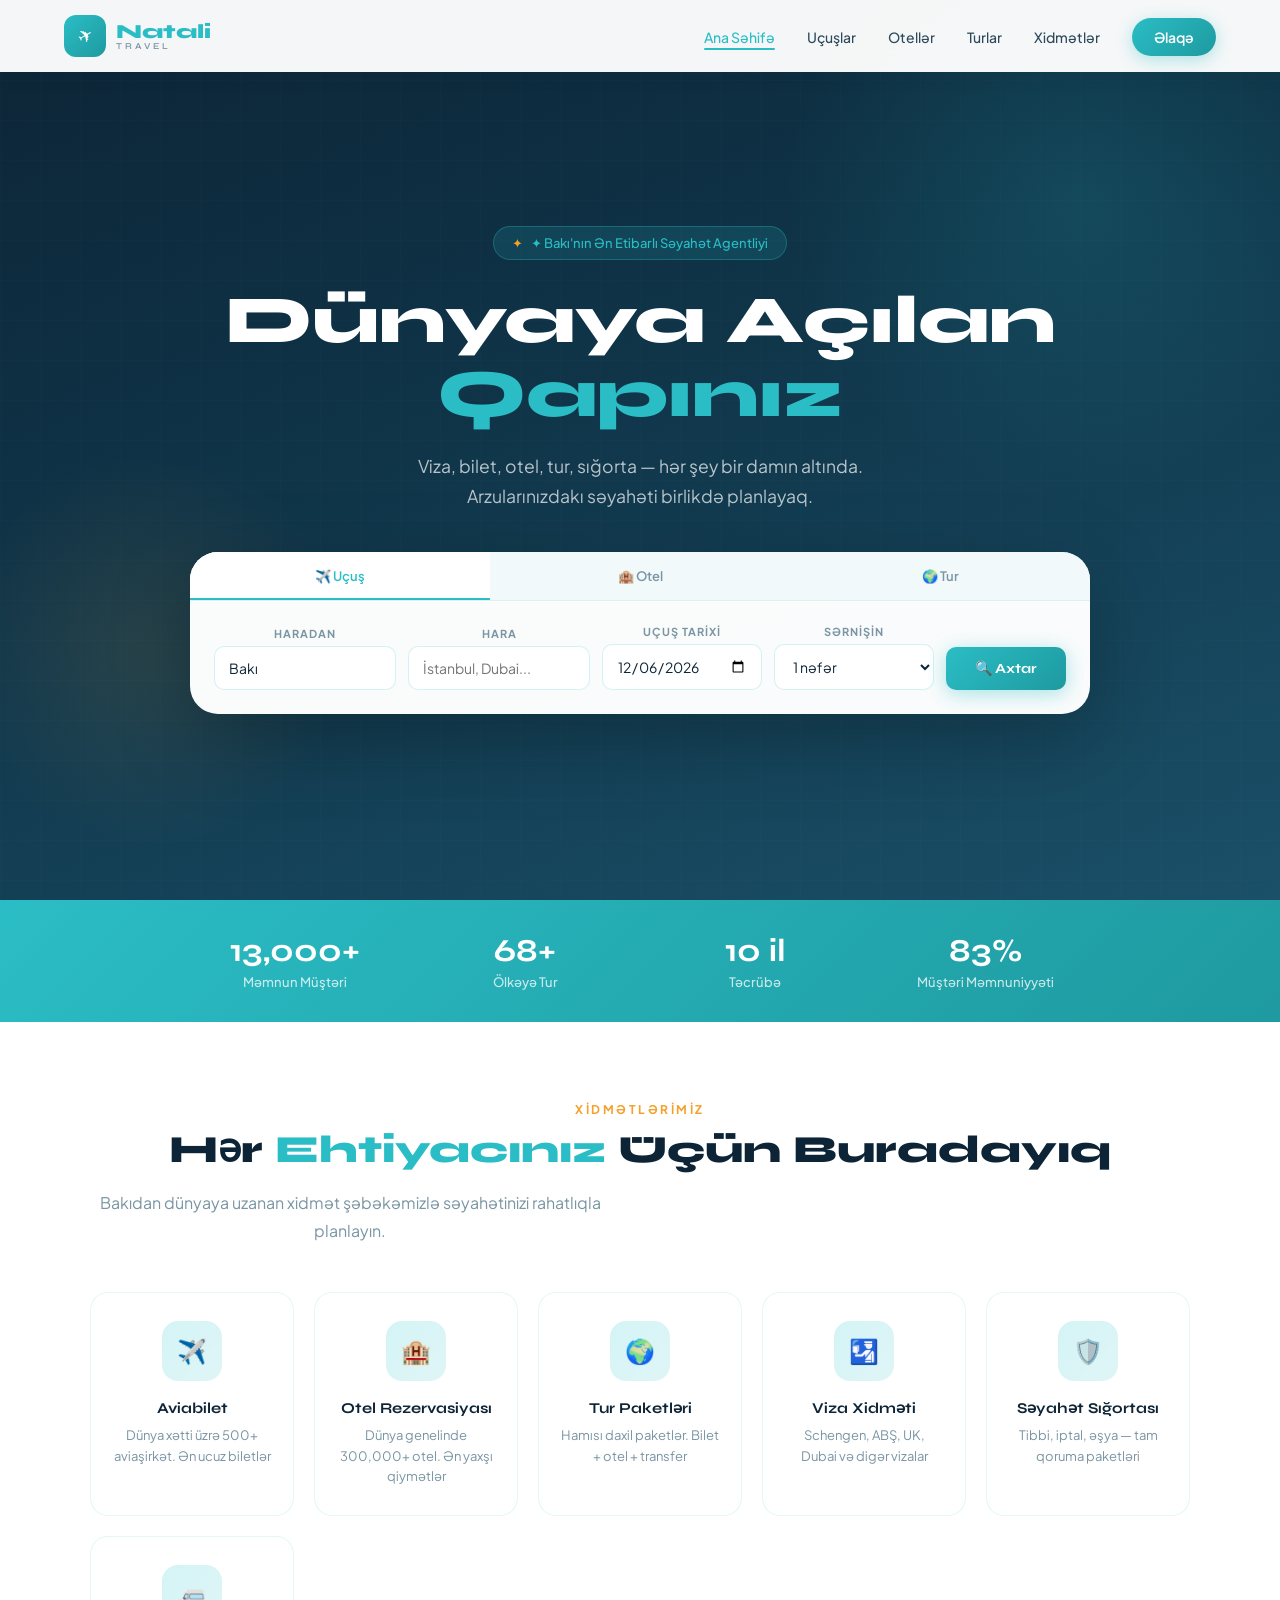
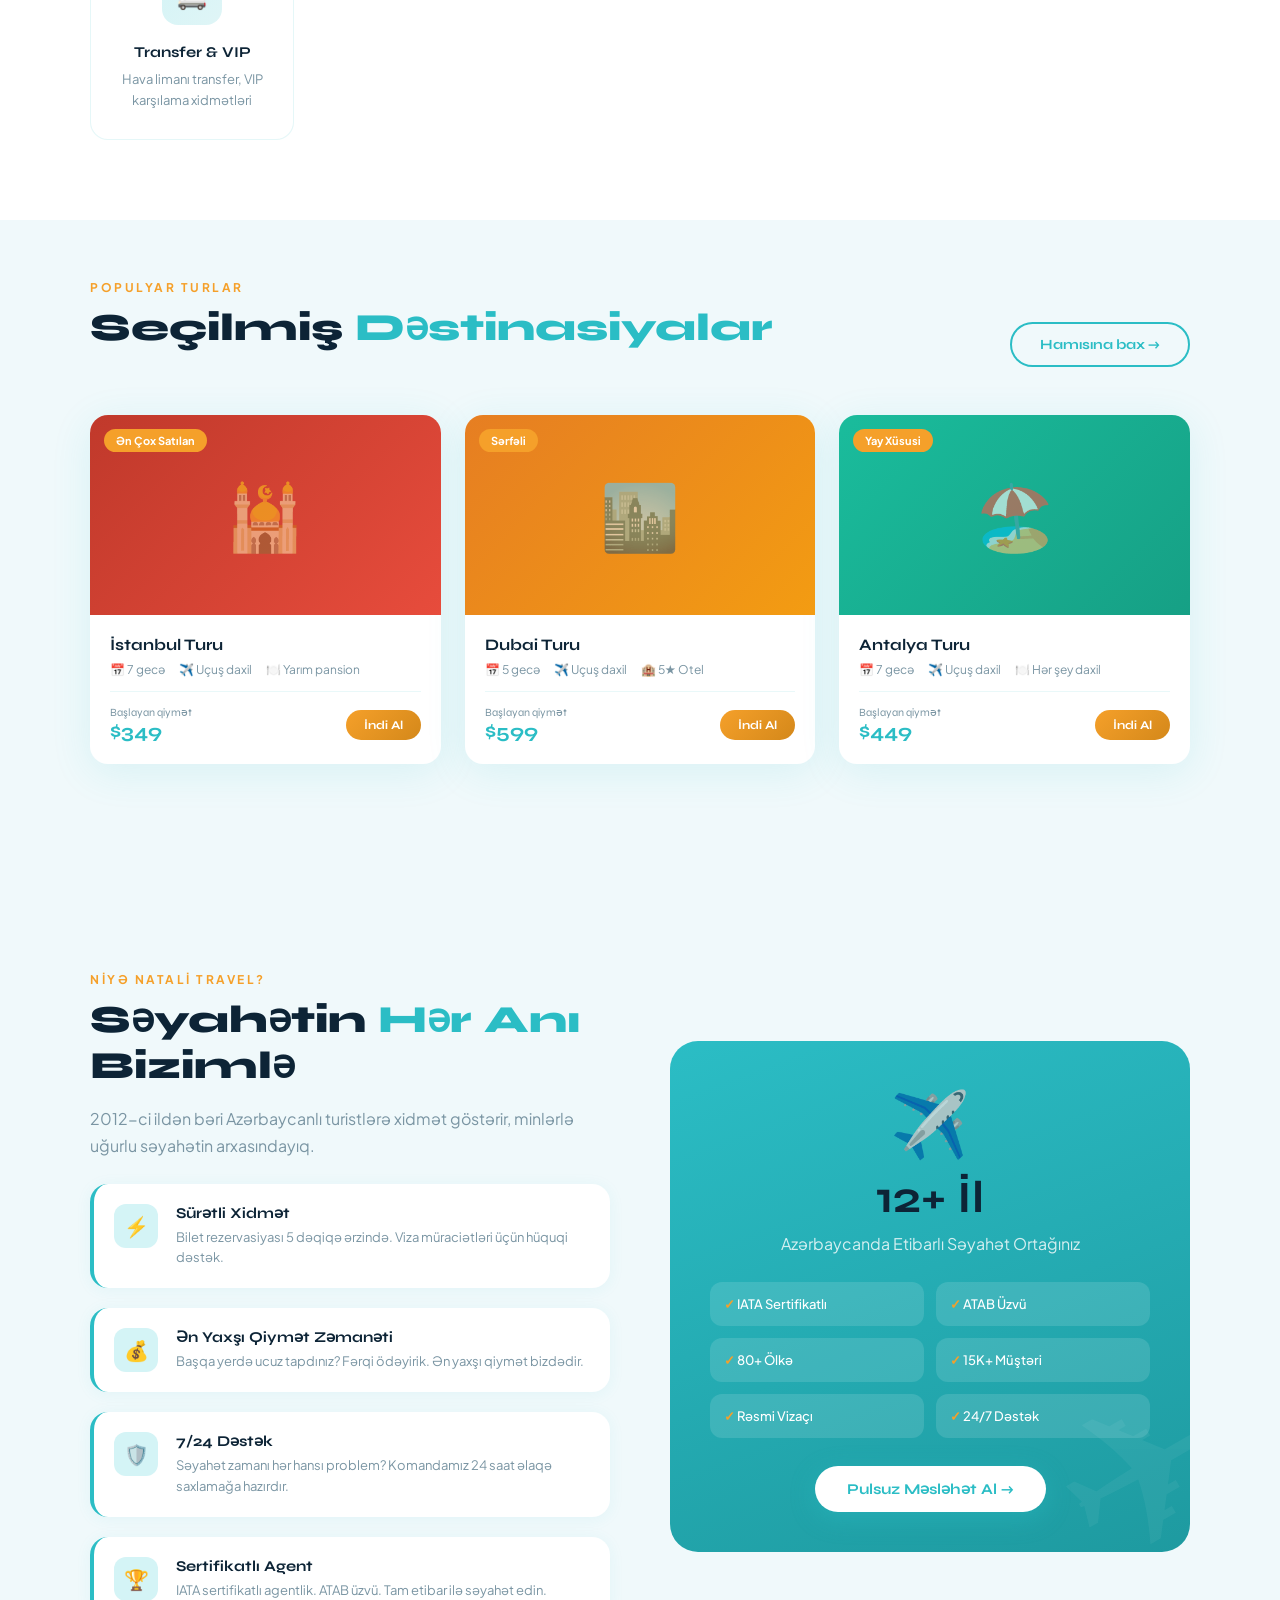
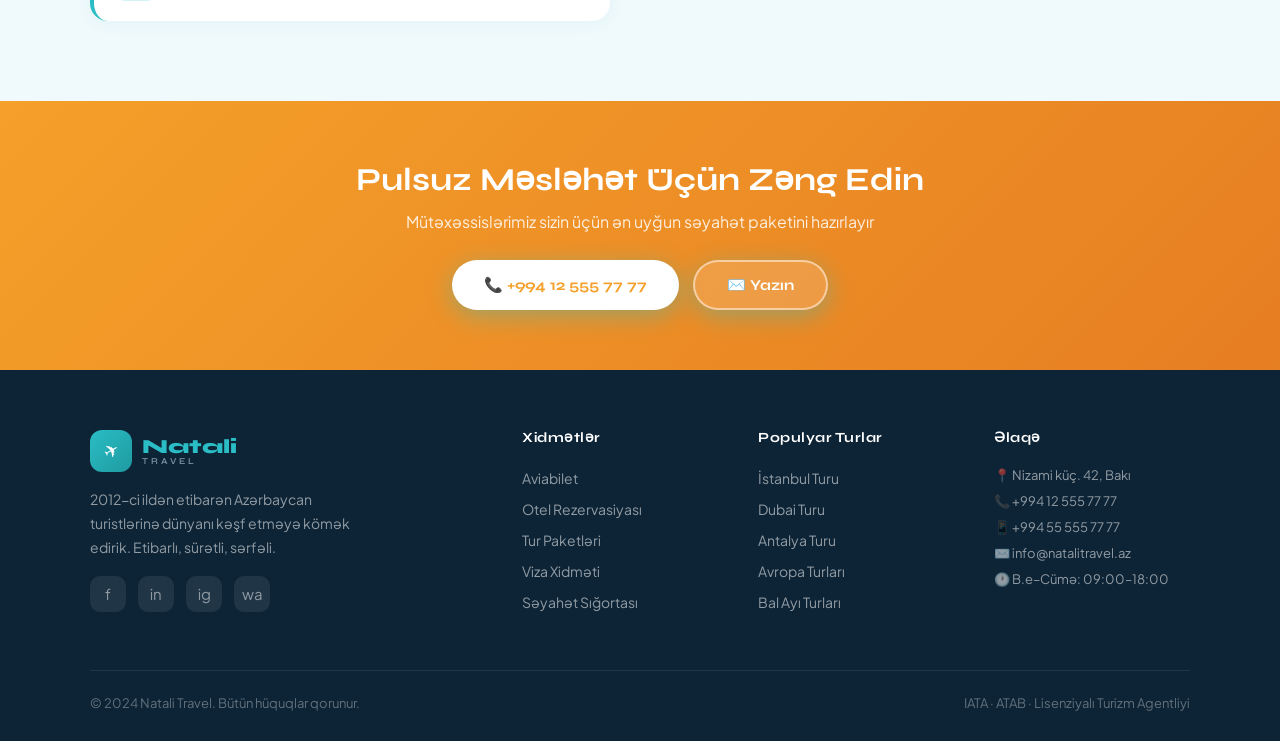
<file: index.html>
<!DOCTYPE html>
<html lang="az">
<head>
  <meta charset="UTF-8">
  <meta name="viewport" content="width=device-width, initial-scale=1.0">
  <title>Natali Travel — Dünyaya Açılan Qapınız</title>
  <link rel="stylesheet" href="css/style.css">
  <link rel="icon" href="data:image/svg+xml,<svg xmlns='http://www.w3.org/2000/svg' viewBox='0 0 100 100'><text y='.9em' font-size='90'>✈</text></svg>">
</head>
<body>

<!-- NAVBAR -->
<nav class="navbar" id="navbar">
  <a href="index.html" class="logo">
    <div class="logo-icon"></div>
    <div class="logo-text">
      <span>Natali</span>
      <span>TRAVEL</span>
    </div>
  </a>

  <ul class="nav-links">
    <li><a href="index.html" class="active">Ana Səhifə</a></li>
    <li><a href="flights.html">Uçuşlar</a></li>
    <li><a href="hotels.html">Otellər</a></li>
    <li><a href="tours.html">Turlar</a></li>
    <li><a href="services.html">Xidmətlər</a></li>
    <li><a href="contact.html" class="nav-cta">Əlaqə</a></li>
  </ul>

  <button class="nav-hamburger" aria-label="Menyu">
    <span></span><span></span><span></span>
  </button>
</nav>

<div class="mobile-nav">
  <a href="index.html">Ana Səhifə</a>
  <a href="flights.html">Uçuşlar</a>
  <a href="hotels.html">Otellər</a>
  <a href="tours.html">Turlar</a>
  <a href="services.html">Xidmətlər</a>
  <a href="contact.html">Əlaqə</a>
</div>

<!-- HERO -->
<section class="hero">
  <div class="hero-bg-circles"></div>
  <div class="hero-grid-pattern"></div>

  <div class="hero-content">
    <div class="hero-badge">✦ Bakı'nın Ən Etibarlı Səyahət Agentliyi</div>
    <h1>Dünyaya Açılan <span>Qapınız</span></h1>
    <p>Viza, bilet, otel, tur, sığorta — hər şey bir damın altında. Arzularınızdakı səyahəti birlikdə planlayaq.</p>

    <!-- SEARCH BOX -->
    <div class="search-box">
      <div class="search-tabs">
        <button class="search-tab active" data-tab="tab-flight">✈️ Uçuş</button>
        <button class="search-tab" data-tab="tab-hotel">🏨 Otel</button>
        <button class="search-tab" data-tab="tab-tour">🌍 Tur</button>
      </div>

      <!-- FLIGHT TAB -->
      <div class="search-panel active" id="tab-flight">
        <div class="search-row">
          <div class="search-field">
            <label>Haradan</label>
            <input type="text" id="f-from" placeholder="Bakı (GYD)" value="Bakı">
          </div>
          <div class="search-field">
            <label>Hara</label>
            <input type="text" id="f-to" placeholder="İstanbul, Dubai...">
          </div>
          <div class="search-field">
            <label>Uçuş tarixi</label>
            <input type="date" id="f-date">
          </div>
          <div class="search-field">
            <label>Sərnişin</label>
            <select id="f-pax">
              <option value="1">1 nəfər</option>
              <option value="2">2 nəfər</option>
              <option value="3">3 nəfər</option>
              <option value="4">4 nəfər</option>
            </select>
          </div>
          <div class="search-field">
            <label>&nbsp;</label>
            <button class="search-btn" onclick="quickFlightSearch()">🔍 Axtar</button>
          </div>
        </div>
      </div>

      <!-- HOTEL TAB -->
      <div class="search-panel" id="tab-hotel">
        <div class="search-row">
          <div class="search-field">
            <label>Şəhər / Ölkə</label>
            <input type="text" id="h-dest" placeholder="Istanbul, Paris, Dubai...">
          </div>
          <div class="search-field">
            <label>Giriş tarixi</label>
            <input type="date" id="h-cin">
          </div>
          <div class="search-field">
            <label>Çıxış tarixi</label>
            <input type="date" id="h-cout" data-default="checkout">
          </div>
          <div class="search-field">
            <label>Qonaq</label>
            <select id="h-guests">
              <option value="1">1 nəfər</option>
              <option value="2">2 nəfər</option>
              <option value="3">3 nəfər</option>
            </select>
          </div>
          <div class="search-field">
            <label>&nbsp;</label>
            <button class="search-btn" onclick="quickHotelSearch()">🔍 Axtar</button>
          </div>
        </div>
      </div>

      <!-- TOUR TAB -->
      <div class="search-panel" id="tab-tour">
        <div class="search-row" style="grid-template-columns: 1fr 1fr 1fr 1fr 120px">
          <div class="search-field">
            <label>Dəstinasiya</label>
            <input type="text" id="t-dest" placeholder="Antalya, İstanbul...">
          </div>
          <div class="search-field">
            <label>Tarix</label>
            <input type="date" id="t-date">
          </div>
          <div class="search-field">
            <label>Müddət</label>
            <select>
              <option>3-5 gecə</option>
              <option>7 gecə</option>
              <option>10 gecə</option>
              <option>14 gecə</option>
            </select>
          </div>
          <div class="search-field">
            <label>Nəfər sayı</label>
            <select>
              <option>1 nəfər</option>
              <option>2 nəfər</option>
              <option>4 nəfər (ailə)</option>
            </select>
          </div>
          <div class="search-field">
            <label>&nbsp;</label>
            <button class="search-btn" onclick="window.location.href='tours.html'">🔍 Axtar</button>
          </div>
        </div>
      </div>
    </div>
  </div>
</section>

<!-- STATS -->
<div class="stats-strip">
  <div class="stats-inner">
    <div class="stat"><h3><span data-count="15000" data-suffix="+">0</span></h3><p>Məmnun Müştəri</p></div>
    <div class="stat"><h3><span data-count="80" data-suffix="+">0</span></h3><p>Ölkəyə Tur</p></div>
    <div class="stat"><h3><span data-count="12" data-suffix=" il">0</span></h3><p>Təcrübə</p></div>
    <div class="stat"><h3><span data-count="98" data-suffix="%">0</span></h3><p>Müştəri Məmnuniyyəti</p></div>
  </div>
</div>

<!-- SERVICES -->
<section class="section">
  <div class="section-inner">
    <div class="text-center">
      <p class="section-label">Xidmətlərimiz</p>
      <h2 class="section-title">Hər <span>Ehtiyacınız</span> Üçün Buradayıq</h2>
      <p class="section-sub mt-8">Bakıdan dünyaya uzanan xidmət şəbəkəmizlə səyahətinizi rahatlıqla planlayın.</p>
    </div>

    <div class="services-grid">
      <a href="flights.html" class="service-card">
        <div class="service-icon">✈️</div>
        <h4>Aviabilet</h4>
        <p>Dünya xətti üzrə 500+ aviaşirkət. Ən ucuz biletlər</p>
      </a>
      <a href="hotels.html" class="service-card">
        <div class="service-icon">🏨</div>
        <h4>Otel Rezervasiyası</h4>
        <p>Dünya genelinde 300,000+ otel. Ən yaxşı qiymətlər</p>
      </a>
      <a href="tours.html" class="service-card">
        <div class="service-icon">🌍</div>
        <h4>Tur Paketləri</h4>
        <p>Hamısı daxil paketlər. Bilet + otel + transfer</p>
      </a>
      <a href="services.html#visa" class="service-card">
        <div class="service-icon">🛂</div>
        <h4>Viza Xidməti</h4>
        <p>Schengen, ABŞ, UK, Dubai və digər vizalar</p>
      </a>
      <a href="services.html#insurance" class="service-card">
        <div class="service-icon">🛡️</div>
        <h4>Səyahət Sığortası</h4>
        <p>Tibbi, iptal, əşya — tam qoruma paketləri</p>
      </a>
      <a href="services.html#transfer" class="service-card">
        <div class="service-icon">🚐</div>
        <h4>Transfer & VIP</h4>
        <p>Hava limanı transfer, VIP karşılama xidmətləri</p>
      </a>
    </div>
  </div>
</section>

<!-- FEATURED TOURS -->
<section class="section" style="background: var(--light); padding-top: 60px; padding-bottom: 80px;">
  <div class="section-inner">
    <div style="display:flex;align-items:flex-end;justify-content:space-between;flex-wrap:wrap;gap:16px">
      <div>
        <p class="section-label">Populyar Turlar</p>
        <h2 class="section-title">Seçilmiş <span>Dəstinasiyalar</span></h2>
      </div>
      <a href="tours.html" class="btn-outline">Hamısına bax →</a>
    </div>

    <div class="tours-grid">

      <div class="tour-card">
        <div class="tour-img" style="background: linear-gradient(135deg, #c0392b, #e74c3c);">
          <div class="tour-img-placeholder">🕌</div>
          <span class="tour-badge">Ən Çox Satılan</span>
        </div>
        <div class="tour-body">
          <h3>İstanbul Turu</h3>
          <div class="tour-meta">
            <span>📅 7 gecə</span>
            <span>✈️ Uçuş daxil</span>
            <span>🍽️ Yarım pansion</span>
          </div>
          <div class="tour-footer">
            <div class="tour-price">
              <span>Başlayan qiymət</span>
              <strong>$349</strong>
            </div>
            <a href="tours.html" class="btn-sm">İndi Al</a>
          </div>
        </div>
      </div>

      <div class="tour-card">
        <div class="tour-img" style="background: linear-gradient(135deg, #e67e22, #f39c12);">
          <div class="tour-img-placeholder">🏙️</div>
          <span class="tour-badge">Sərfəli</span>
        </div>
        <div class="tour-body">
          <h3>Dubai Turu</h3>
          <div class="tour-meta">
            <span>📅 5 gecə</span>
            <span>✈️ Uçuş daxil</span>
            <span>🏨 5★ Otel</span>
          </div>
          <div class="tour-footer">
            <div class="tour-price">
              <span>Başlayan qiymət</span>
              <strong>$599</strong>
            </div>
            <a href="tours.html" class="btn-sm">İndi Al</a>
          </div>
        </div>
      </div>

      <div class="tour-card">
        <div class="tour-img" style="background: linear-gradient(135deg, #1abc9c, #16a085);">
          <div class="tour-img-placeholder">🏖️</div>
          <span class="tour-badge">Yay Xüsusi</span>
        </div>
        <div class="tour-body">
          <h3>Antalya Turu</h3>
          <div class="tour-meta">
            <span>📅 7 gecə</span>
            <span>✈️ Uçuş daxil</span>
            <span>🍽️ Hər şey daxil</span>
          </div>
          <div class="tour-footer">
            <div class="tour-price">
              <span>Başlayan qiymət</span>
              <strong>$449</strong>
            </div>
            <a href="tours.html" class="btn-sm">İndi Al</a>
          </div>
        </div>
      </div>

    </div>
  </div>
</section>

<!-- WHY US -->
<section class="section why-us">
  <div class="section-inner">
    <div class="why-grid">
      <div>
        <p class="section-label">Niyə Natali Travel?</p>
        <h2 class="section-title">Səyahətin <span>Hər Anı</span> Bizimlə</h2>
        <p class="section-sub mt-8 mt-16">2012-ci ildən bəri Azərbaycanlı turistlərə xidmət göstərir, minlərlə uğurlu səyahətin arxasındayıq.</p>

        <div class="why-list mt-24">
          <div class="why-item">
            <div class="why-icon">⚡</div>
            <div>
              <h4>Sürətli Xidmət</h4>
              <p>Bilet rezervasiyası 5 dəqiqə ərzində. Viza müraciətləri üçün hüquqi dəstək.</p>
            </div>
          </div>
          <div class="why-item">
            <div class="why-icon">💰</div>
            <div>
              <h4>Ən Yaxşı Qiymət Zəmanəti</h4>
              <p>Başqa yerdə ucuz tapdınız? Fərqi ödəyirik. Ən yaxşı qiymət bizdədir.</p>
            </div>
          </div>
          <div class="why-item">
            <div class="why-icon">🛡️</div>
            <div>
              <h4>7/24 Dəstək</h4>
              <p>Səyahət zamanı hər hansı problem? Komandamız 24 saat əlaqə saxlamağa hazırdır.</p>
            </div>
          </div>
          <div class="why-item">
            <div class="why-icon">🏆</div>
            <div>
              <h4>Sertifikatlı Agent</h4>
              <p>IATA sertifikatlı agentlik. ATAB üzvü. Tam etibar ilə səyahət edin.</p>
            </div>
          </div>
        </div>
      </div>

      <div class="why-visual">
        <p style="font-size:4rem;margin-bottom:8px">✈️</p>
        <h2>12+ İl</h2>
        <p>Azərbaycanda Etibarlı Səyahət Ortağınız</p>
        <div class="why-features">
          <div class="why-feat">IATA Sertifikatlı</div>
          <div class="why-feat">ATAB Üzvü</div>
          <div class="why-feat">80+ Ölkə</div>
          <div class="why-feat">15K+ Müştəri</div>
          <div class="why-feat">Rəsmi Vizaçı</div>
          <div class="why-feat">24/7 Dəstək</div>
        </div>
        <div style="margin-top:28px">
          <a href="contact.html" class="btn-primary" style="background:white;color:var(--primary)">Pulsuz Məsləhət Al →</a>
        </div>
      </div>
    </div>
  </div>
</section>

<!-- CTA BANNER -->
<section style="padding: 60px 5vw; background: linear-gradient(135deg, var(--accent) 0%, #e67e22 100%);">
  <div style="max-width:700px; margin: 0 auto; text-align: center;">
    <h2 style="color:white; font-size: 2rem; margin-bottom: 12px;">Pulsuz Məsləhət Üçün Zəng Edin</h2>
    <p style="color:rgba(255,255,255,0.85); font-size:1rem; margin-bottom: 28px;">Mütəxəssislərimiz sizin üçün ən uyğun səyahət paketini hazırlayır</p>
    <div style="display:flex; gap:14px; justify-content: center; flex-wrap: wrap;">
      <a href="tel:+994125557777" class="btn-primary" style="background:white;color:var(--accent)">📞 +994 12 555 77 77</a>
      <a href="contact.html" class="btn-primary" style="background:rgba(255,255,255,0.15);color:white;border:2px solid rgba(255,255,255,0.5)">✉️ Yazın</a>
    </div>
  </div>
</section>

<!-- FOOTER -->
<footer class="footer">
  <div class="footer-grid">
    <div class="footer-brand">
      <div class="logo">
        <div class="logo-icon"></div>
        <div class="logo-text">
          <span>Natali</span>
          <span>TRAVEL</span>
        </div>
      </div>
      <p>2012-ci ildən etibarən Azərbaycan turistlərinə dünyanı kəşf etməyə kömək edirik. Etibarlı, sürətli, sərfəli.</p>
      <div class="footer-socials mt-16">
        <div class="social-icon">f</div>
        <div class="social-icon">in</div>
        <div class="social-icon">ig</div>
        <div class="social-icon">wa</div>
      </div>
    </div>

    <div>
      <h4>Xidmətlər</h4>
      <ul class="footer-links">
        <li><a href="flights.html">Aviabilet</a></li>
        <li><a href="hotels.html">Otel Rezervasiyası</a></li>
        <li><a href="tours.html">Tur Paketləri</a></li>
        <li><a href="services.html#visa">Viza Xidməti</a></li>
        <li><a href="services.html#insurance">Səyahət Sığortası</a></li>
      </ul>
    </div>

    <div>
      <h4>Populyar Turlar</h4>
      <ul class="footer-links">
        <li><a href="tours.html">İstanbul Turu</a></li>
        <li><a href="tours.html">Dubai Turu</a></li>
        <li><a href="tours.html">Antalya Turu</a></li>
        <li><a href="tours.html">Avropa Turları</a></li>
        <li><a href="tours.html">Bal Ayı Turları</a></li>
      </ul>
    </div>

    <div>
      <h4>Əlaqə</h4>
      <div class="footer-contact">
        <p>📍 Nizami küç. 42, Bakı</p>
        <p>📞 +994 12 555 77 77</p>
        <p>📱 +994 55 555 77 77</p>
        <p>✉️ info@natalitravel.az</p>
        <p>🕐 B.e–Cümə: 09:00–18:00</p>
      </div>
    </div>
  </div>

  <div class="footer-bottom">
    <p>© 2024 Natali Travel. Bütün hüquqlar qorunur.</p>
    <p>IATA · ATAB · Lisenziyalı Turizm Agentliyi</p>
  </div>
</footer>

<script src="js/main.js"></script>
<script>
function quickFlightSearch() {
  const from = document.getElementById('f-from').value || 'Bakı';
  const to = document.getElementById('f-to').value;
  const date = document.getElementById('f-date').value;
  const pax = document.getElementById('f-pax').value;
  if (!to) { alert('Hara getmək istədiyinizi daxil edin'); return; }
  window.location.href = `flights.html?from=${encodeURIComponent(from)}&to=${encodeURIComponent(to)}&date=${date}&pax=${pax}`;
}

function quickHotelSearch() {
  const dest = document.getElementById('h-dest').value;
  const cin = document.getElementById('h-cin').value;
  const cout = document.getElementById('h-cout').value;
  const guests = document.getElementById('h-guests').value;
  if (!dest) { alert('Şəhər və ya ölkə daxil edin'); return; }
  window.location.href = `hotels.html?dest=${encodeURIComponent(dest)}&cin=${cin}&cout=${cout}&guests=${guests}`;
}
</script>
</body>
</html>
</file>
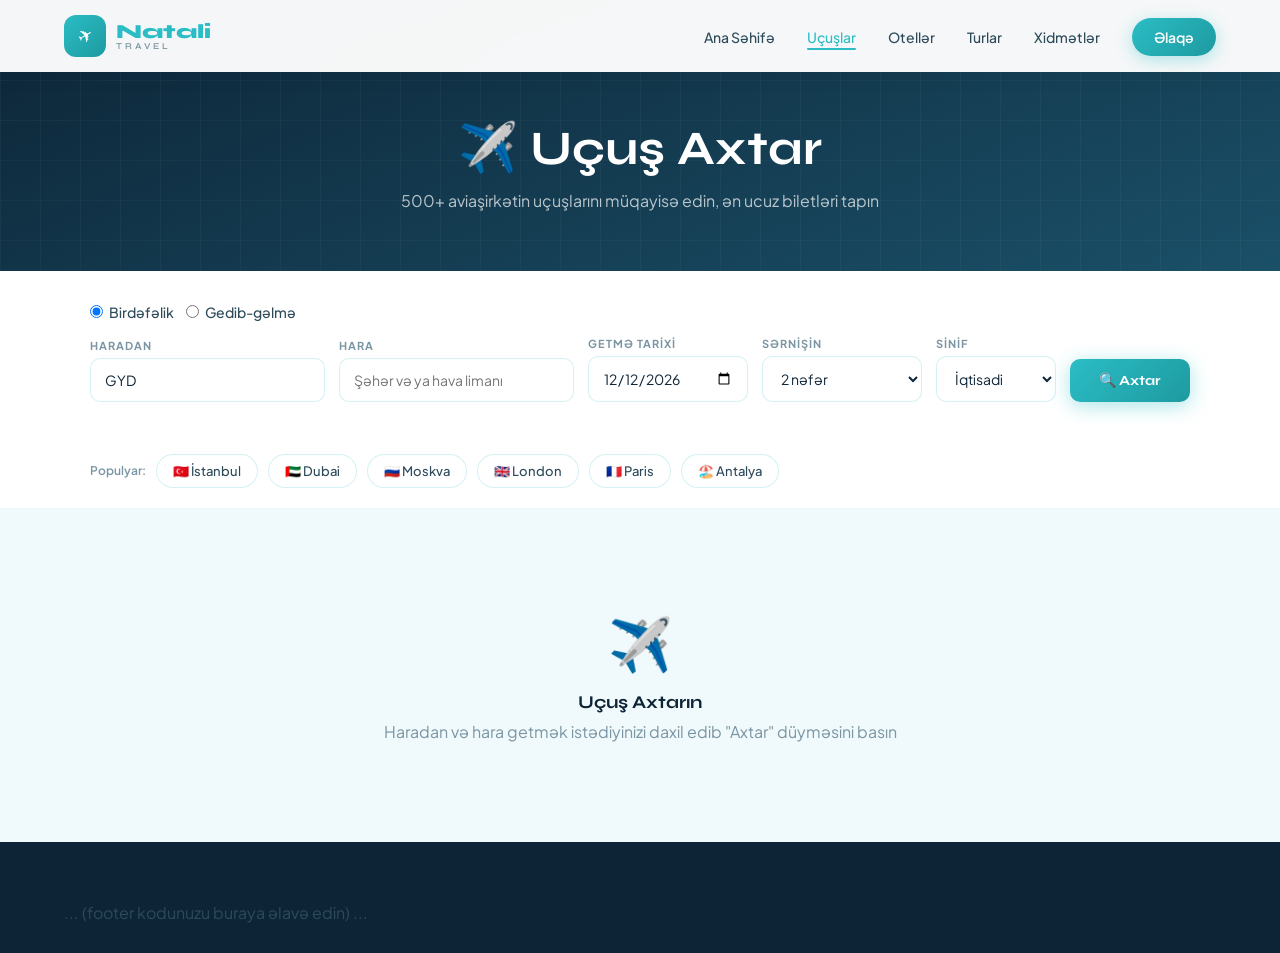
<file: flights.html>
<!DOCTYPE html>
<html lang="az">
<head>
  <meta charset="UTF-8">
  <meta name="viewport" content="width=device-width, initial-scale=1.0">
  <title>Uçuş Axtar — Natali Travel</title>
  <link rel="stylesheet" href="css/style.css">

  <!-- === TRAVELPAYOUTS SCRIPT === -->
  <script nowprocket data-noptimize="1" data-cfasync="false" data-wpfc-render="false" seraph-accel-crit="1" data-no-defer="1">
    (function () {
        var script = document.createElement("script");
        script.async = 1;
        script.src = 'https://emrldco.com/NTI4MzAy.js?t=528302';
        document.head.appendChild(script);
    })();
  </script>
  <!-- ========================== -->
</head>
<body>
<nav class="navbar" id="navbar">
  <a href="index.html" class="logo">
    <div class="logo-icon"></div>
    <div class="logo-text"><span>Natali</span><span>TRAVEL</span></div>
  </a>
  <ul class="nav-links">
    <li><a href="index.html">Ana Səhifə</a></li>
    <li><a href="flights.html" class="active">Uçuşlar</a></li>
    <li><a href="hotels.html">Otellər</a></li>
    <li><a href="tours.html">Turlar</a></li>
    <li><a href="services.html">Xidmətlər</a></li>
    <li><a href="contact.html" class="nav-cta">Əlaqə</a></li>
  </ul>
  <button class="nav-hamburger"><span></span><span></span><span></span></button>
</nav>

<div class="mobile-nav">
  <a href="index.html">Ana Səhifə</a>
  <a href="flights.html">Uçuşlar</a>
  <a href="hotels.html">Otellər</a>
  <a href="tours.html">Turlar</a>
  <a href="services.html">Xidmətlər</a>
  <a href="contact.html">Əlaqə</a>
</div>

<!-- PAGE HERO -->
<div class="page-hero">
  <h1>✈️ Uçuş Axtar</h1>
  <p>500+ aviaşirkətin uçuşlarını müqayisə edin, ən ucuz biletləri tapın</p>
</div>

<!-- SEARCH FORM -->
<div class="search-form-section">
  <div class="search-form-inner">
    <div style="display:flex;gap:12px;margin-bottom:16px">
      <label style="display:flex;align-items:center;gap:6px;cursor:pointer;font-size:14px;font-weight:500">
        <input type="radio" name="trip" value="one" checked> Birdəfəlik
      </label>
      <label style="display:flex;align-items:center;gap:6px;cursor:pointer;font-size:14px;font-weight:500">
        <input type="radio" name="trip" value="round"> Gedib-gəlmə
      </label>
    </div>
    <div class="form-row" style="grid-template-columns: 1fr 1fr 160px 160px 120px 120px">
      <div class="search-field">
        <label>Haradan</label>
        <input type="text" id="f-from" placeholder="Şəhər və ya hava limanı" value="GYD">
      </div>
      <div class="search-field">
        <label>Hara</label>
        <input type="text" id="f-to" placeholder="Şəhər və ya hava limanı">
      </div>
      <div class="search-field">
        <label>Getmə tarixi</label>
        <input type="date" id="f-date">
      </div>
      <div class="search-field" id="return-date-field" style="display:none">
        <label>Gəliş tarixi</label>
        <input type="date" id="f-return">
      </div>
      <div class="search-field">
        <label>Sərnişin</label>
        <select id="f-pax">
          <option value="1">1 nəfər</option>
          <option value="2" selected>2 nəfər</option>
          <option value="3">3 nəfər</option>
          <option value="4">4 nəfər</option>
        </select>
      </div>
      <div class="search-field">
        <label>Sinif</label>
        <select id="f-class">
          <option>İqtisadi</option>
          <option>Biznes</option>
        </select>
      </div>
      <div class="search-field">
        <label>&nbsp;</label>
        <button class="search-btn" onclick="searchFlights()">🔍 Axtar</button>
      </div>
    </div>
  </div>
</div>

<!-- POPULAR ROUTES -->
<div style="padding: 20px 5vw; background: white; border-bottom: 1px solid rgba(43,189,197,0.1);">
  <div style="max-width:1100px;margin:0 auto;display:flex;gap:10px;flex-wrap:wrap;align-items:center">
    <span style="font-size:12px;color:var(--muted);font-weight:600">Populyar:</span>
    <button class="filter-btn" onclick="quickSearch('IST')">🇹🇷 İstanbul</button>
    <button class="filter-btn" onclick="quickSearch('DXB')">🇦🇪 Dubai</button>
    <button class="filter-btn" onclick="quickSearch('SVO')">🇷🇺 Moskva</button>
    <button class="filter-btn" onclick="quickSearch('LHR')">🇬🇧 London</button>
    <button class="filter-btn" onclick="quickSearch('CDG')">🇫🇷 Paris</button>
    <button class="filter-btn" onclick="quickSearch('AYT')">🏖️ Antalya</button>
  </div>
</div>

<!-- RESULTS -->
<section class="results-section">
  <div class="results-inner">
    <div id="results-header" style="display:none;margin-bottom:16px">
      <div style="display:flex;align-items:center;justify-content:space-between;flex-wrap:wrap;gap:12px;margin-bottom:16px">
        <div>
          <h3 id="results-title" style="font-size:18px;font-weight:700"></h3>
          <p id="results-count" style="font-size:13px;color:var(--muted)"></p>
        </div>
        <div class="filter-bar" style="margin-bottom:0">
          <button class="filter-btn active" onclick="filterFlights('all',this)">Hamısı</button>
          <button class="filter-btn" onclick="filterFlights('direct',this)">Birbaşa</button>
          <button class="filter-btn" onclick="filterFlights('stop',this)">1 Dayanacaq</button>
          <div class="sort-bar">
            <label>Sırala:</label>
            <select onchange="sortFlights(this.value)">
              <option value="price">Qiymət ↑</option>
              <option value="duration">Müddət ↑</option>
              <option value="dep">Kalkış saatı</option>
            </select>
          </div>
        </div>
      </div>
    </div>

    <div id="results-loading" class="empty-state" style="display:none">
      <div class="icon">🔍</div>
      <h3>Uçuşlar axtarılır<span class="loading-dots"></span></h3>
      <p>Lütfən gözləyin</p>
    </div>

    <div id="flights-results"></div>

    <div class="empty-state" id="initial-state">
      <div class="icon">✈️</div>
      <h3>Uçuş Axtarın</h3>
      <p>Haradan və hara getmək istədiyinizi daxil edib "Axtar" düyməsini basın</p>
    </div>
  </div>
</section>

<footer class="footer"> ... (footer kodunuzu buraya əlavə edin) ... </footer>

<script>
// ================== AVIASALES API ==================
const API_TOKEN = "BURAYA_ÖZ_TOKENİNİZİ_YAZIN";   // ← Mütləq dəyişdirin!

let allFlights = [];

async function searchFlights() {
    const from = document.getElementById('f-from').value.trim() || "GYD";
    const to = document.getElementById('f-to').value.trim();

    if (!to) {
        alert('Hara getmək istədiyinizi daxil edin');
        return;
    }

    document.getElementById('initial-state').style.display = 'none';
    document.getElementById('results-loading').style.display = 'block';
    document.getElementById('results-header').style.display = 'none';
    document.getElementById('flights-results').innerHTML = '';

    try {
        let date = document.getElementById('f-date').value;
        if (date) date = date.substring(0, 7); // YYYY-MM formatı

        const url = `https://api.travelpayouts.com/aviasales/v3/prices_for_dates?origin=${from}&destination=${to}&departure_at=${date || '2026-06'}&currency=AZN&limit=50&token=${API_TOKEN}`;

        const response = await fetch(url);
        const result = await response.json();

        if (result.data && result.data.length > 0) {
            allFlights = result.data.map(item => ({
                price: Math.round(item.price),
                airline: item.airline || "Aviaşirkət",
                dep: item.departure_at ? item.departure_at.substring(11, 16) : "--:--",
                arr: item.arrival_at ? item.arrival_at.substring(11, 16) : "--:--",
                duration: item.duration || 180,
                stops: item.transfers || 0,
                fromCode: item.origin,
                toCode: item.destination,
                link: item.link || "#"
            }));

            document.getElementById('results-loading').style.display = 'none';
            document.getElementById('results-header').style.display = 'block';
            document.getElementById('results-title').textContent = `${from} → ${to}`;
            document.getElementById('results-count').textContent = `${allFlights.length} uçuş tapıldı`;

            renderFlights(allFlights);
        } else {
            noFlightsFound();
        }
    } catch (error) {
        console.error(error);
        document.getElementById('results-loading').style.display = 'none';
        document.getElementById('flights-results').innerHTML = `
            <div class="empty-state">
                <h3>Bağlantı xətası</h3>
                <p>API tokeninizi yoxlayın və ya internet bağlantınızı yoxlayın.</p>
            </div>`;
    }
}

function noFlightsFound() {
    document.getElementById('results-loading').style.display = 'none';
    document.getElementById('flights-results').innerHTML = `
        <div class="empty-state">
            <div class="icon">😕</div>
            <h3>Uçuş tapılmadı</h3>
            <p>Bu istiqamət və tarixdə hazırda məlumat yoxdur.</p>
        </div>`;
}

function renderFlights(flights) {
    const container = document.getElementById('flights-results');
    container.innerHTML = '';

    flights.forEach(flight => {
        const card = document.createElement('div');
        card.className = 'flight-card';
        card.innerHTML = `
            <div class="flight-main">
                <div class="flight-time">
                    <strong>${flight.dep}</strong> — <strong>${flight.arr}</strong>
                </div>
                <div class="flight-route">
                    <span>${flight.fromCode} → ${flight.toCode}</span>
                    <small>${flight.duration} dəq • ${flight.stops === 0 ? 'Birbaşa' : flight.stops + ' dayanacaq'}</small>
                </div>
                <div class="flight-airline">${flight.airline}</div>
            </div>
            <div class="flight-price">
                <strong>${flight.price} AZN</strong>
                <a href="${flight.link}" target="_blank" class="book-btn">Bilet al</a>
            </div>
        `;
        container.appendChild(card);
    });
}

// Digər funksiyalar
function quickSearch(dest) {
    document.getElementById('f-from').value = 'GYD';
    document.getElementById('f-to').value = dest;
    searchFlights();
}

function filterFlights(type, btn) {
    document.querySelectorAll('.filter-btn').forEach(b => b.classList.remove('active'));
    btn.classList.add('active');

    let filtered = allFlights;
    if (type === 'direct') filtered = allFlights.filter(f => f.stops === 0);
    if (type === 'stop') filtered = allFlights.filter(f => f.stops > 0);

    renderFlights(filtered);
}

function sortFlights(by) {
    const sorted = [...allFlights].sort((a, b) => {
        if (by === 'price') return a.price - b.price;
        if (by === 'duration') return a.duration - b.duration;
        if (by === 'dep') return a.dep.localeCompare(b.dep);
        return 0;
    });
    renderFlights(sorted);
}

// Round trip toggle
document.querySelectorAll('input[name="trip"]').forEach(r => {
    r.addEventListener('change', () => {
        document.getElementById('return-date-field').style.display = r.value === 'round' ? 'block' : 'none';
    });
});

// Default tarix qoy
document.getElementById('f-date').valueAsDate = new Date(Date.now() + 86400000 * 7); // 7 gün sonra
</script>
</body>
</html>
</file>
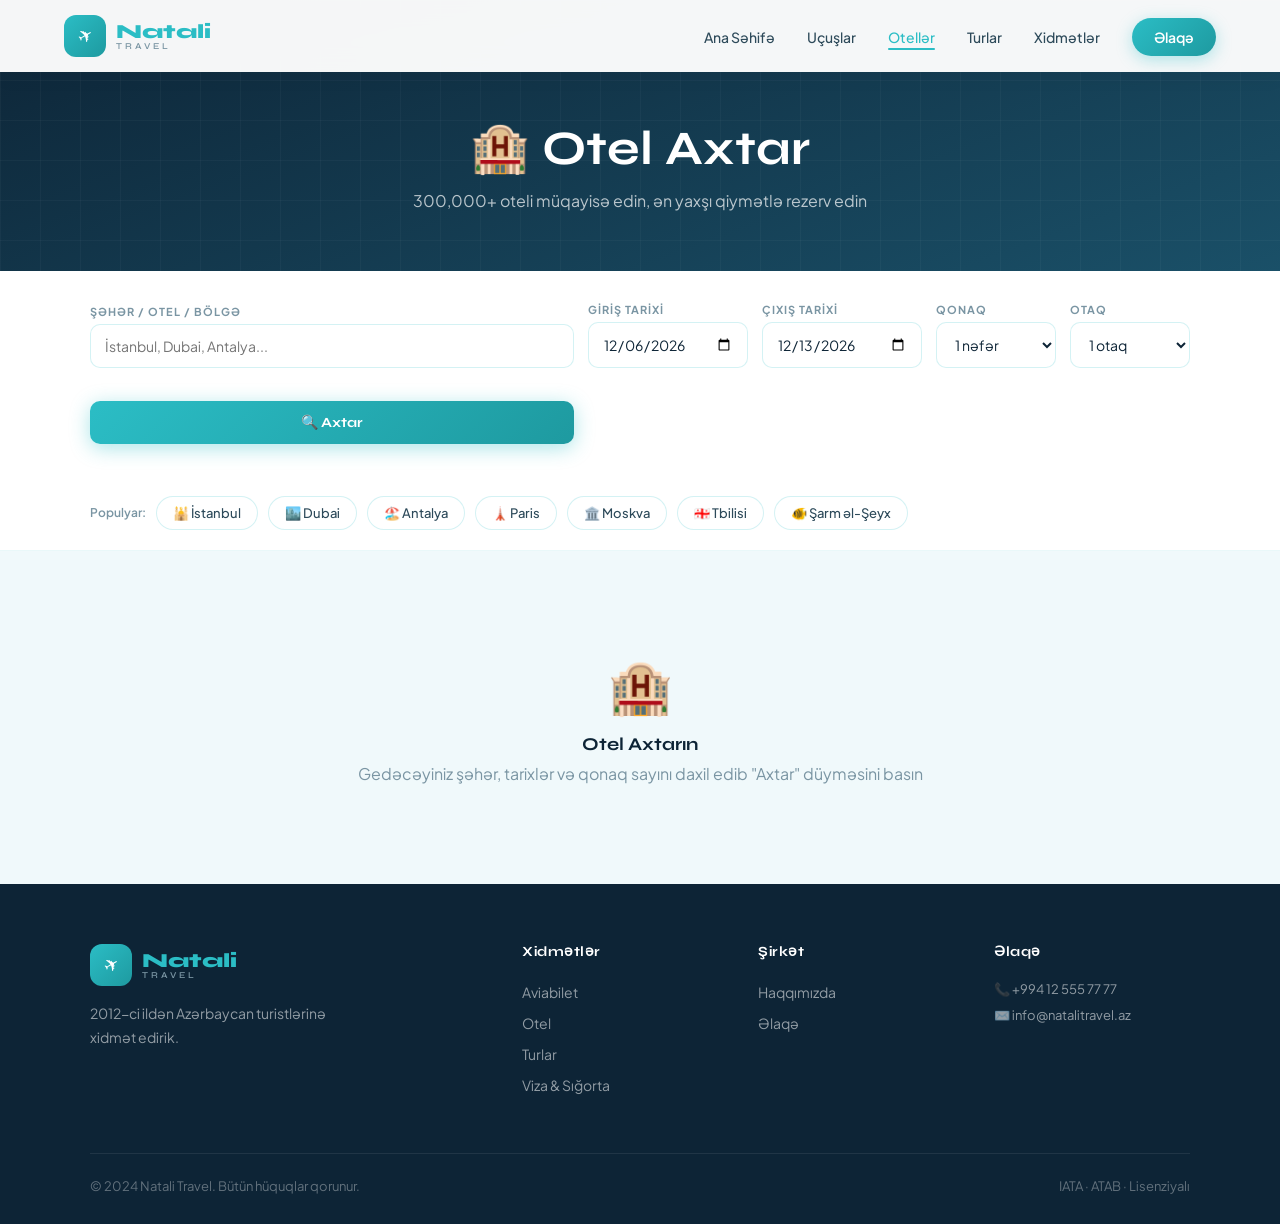
<file: hotels.html>
<!DOCTYPE html>
<html lang="az">
<head>
  <meta charset="UTF-8">
  <meta name="viewport" content="width=device-width, initial-scale=1.0">
  <title>Otel Axtar — Natali Travel</title>
  <link rel="stylesheet" href="css/style.css">
</head>
<body>

<nav class="navbar" id="navbar">
  <a href="index.html" class="logo">
    <div class="logo-icon"></div>
    <div class="logo-text"><span>Natali</span><span>TRAVEL</span></div>
  </a>
  <ul class="nav-links">
    <li><a href="index.html">Ana Səhifə</a></li>
    <li><a href="flights.html">Uçuşlar</a></li>
    <li><a href="hotels.html" class="active">Otellər</a></li>
    <li><a href="tours.html">Turlar</a></li>
    <li><a href="services.html">Xidmətlər</a></li>
    <li><a href="contact.html" class="nav-cta">Əlaqə</a></li>
  </ul>
  <button class="nav-hamburger"><span></span><span></span><span></span></button>
</nav>

<div class="mobile-nav">
  <a href="index.html">Ana Səhifə</a>
  <a href="flights.html">Uçuşlar</a>
  <a href="hotels.html">Otellər</a>
  <a href="tours.html">Turlar</a>
  <a href="services.html">Xidmətlər</a>
  <a href="contact.html">Əlaqə</a>
</div>

<!-- PAGE HERO -->
<div class="page-hero">
  <h1>🏨 Otel Axtar</h1>
  <p>300,000+ oteli müqayisə edin, ən yaxşı qiymətlə rezerv edin</p>
</div>

<!-- SEARCH FORM -->
<div class="search-form-section">
  <div class="search-form-inner">
    <div class="form-row" style="grid-template-columns: 2fr 160px 160px 120px 120px">
      <div class="search-field">
        <label>Şəhər / Otel / Bölgə</label>
        <input type="text" id="h-dest" placeholder="İstanbul, Dubai, Antalya...">
      </div>
      <div class="search-field">
        <label>Giriş tarixi</label>
        <input type="date" id="h-cin">
      </div>
      <div class="search-field">
        <label>Çıxış tarixi</label>
        <input type="date" id="h-cout" data-default="checkout">
      </div>
      <div class="search-field">
        <label>Qonaq</label>
        <select id="h-guests">
          <option value="1">1 nəfər</option>
          <option value="2">2 nəfər</option>
          <option value="3">3 nəfər</option>
          <option value="4">4 nəfər</option>
        </select>
      </div>
      <div class="search-field">
        <label>Otaq</label>
        <select id="h-rooms">
          <option>1 otaq</option>
          <option>2 otaq</option>
          <option>3 otaq</option>
        </select>
      </div>
      <div class="search-field">
        <label>&nbsp;</label>
        <button class="search-btn" onclick="searchHotels()">🔍 Axtar</button>
      </div>
    </div>
  </div>
</div>

<!-- POPULAR DESTINATIONS -->
<div style="padding: 20px 5vw; background: white; border-bottom: 1px solid rgba(43,189,197,0.1);">
  <div style="max-width:1100px;margin:0 auto;display:flex;gap:10px;flex-wrap:wrap;align-items:center">
    <span style="font-size:12px;color:var(--muted);font-weight:600">Populyar:</span>
    <button class="filter-btn" onclick="quickHotelSearch('İstanbul')">🕌 İstanbul</button>
    <button class="filter-btn" onclick="quickHotelSearch('Dubai')">🏙️ Dubai</button>
    <button class="filter-btn" onclick="quickHotelSearch('Antalya')">🏖️ Antalya</button>
    <button class="filter-btn" onclick="quickHotelSearch('Paris')">🗼 Paris</button>
    <button class="filter-btn" onclick="quickHotelSearch('Moskva')">🏛️ Moskva</button>
    <button class="filter-btn" onclick="quickHotelSearch('Tbilisi')">🇬🇪 Tbilisi</button>
    <button class="filter-btn" onclick="quickHotelSearch('Sharm el-Sheikh')">🐠 Şarm əl-Şeyx</button>
  </div>
</div>

<!-- RESULTS -->
<section class="results-section">
  <div class="results-inner">
    <div id="results-header" style="display:none;margin-bottom:16px">
      <div style="display:flex;align-items:center;justify-content:space-between;flex-wrap:wrap;gap:12px;margin-bottom:16px">
        <div>
          <h3 id="results-title" style="font-size:18px;font-weight:700"></h3>
          <p id="results-count" style="font-size:13px;color:var(--muted)"></p>
        </div>
        <div class="filter-bar" style="margin-bottom:0">
          <button class="filter-btn active" onclick="filterHotels(0, this)">Hamısı</button>
          <button class="filter-btn" onclick="filterHotels(3, this)">3★</button>
          <button class="filter-btn" onclick="filterHotels(4, this)">4★</button>
          <button class="filter-btn" onclick="filterHotels(5, this)">5★</button>
          <div class="sort-bar">
            <label>Sırala:</label>
            <select onchange="sortHotels(this.value)">
              <option value="price">Qiymət ↑</option>
              <option value="stars">Ulduz ↓</option>
              <option value="rating">Reytinq ↓</option>
            </select>
          </div>
        </div>
      </div>
    </div>

    <div id="results-loading" class="empty-state" style="display:none">
      <div class="icon">🔍</div>
      <h3>Otellər axtarılır<span class="loading-dots"></span></h3>
      <p>Lütfən gözləyin</p>
    </div>

    <div id="hotels-results"></div>

    <div class="empty-state" id="initial-state">
      <div class="icon">🏨</div>
      <h3>Otel Axtarın</h3>
      <p>Gedəcəyiniz şəhər, tarixlər və qonaq sayını daxil edib "Axtar" düyməsini basın</p>
    </div>
  </div>
</section>

<!-- FOOTER -->
<footer class="footer">
  <div class="footer-grid">
    <div class="footer-brand">
      <div class="logo"><div class="logo-icon"></div><div class="logo-text"><span>Natali</span><span>TRAVEL</span></div></div>
      <p>2012-ci ildən Azərbaycan turistlərinə xidmət edirik.</p>
    </div>
    <div><h4>Xidmətlər</h4><ul class="footer-links">
      <li><a href="flights.html">Aviabilet</a></li>
      <li><a href="hotels.html">Otel</a></li>
      <li><a href="tours.html">Turlar</a></li>
      <li><a href="services.html">Viza & Sığorta</a></li>
    </ul></div>
    <div><h4>Şirkət</h4><ul class="footer-links">
      <li><a href="contact.html">Haqqımızda</a></li>
      <li><a href="contact.html">Əlaqə</a></li>
    </ul></div>
    <div><h4>Əlaqə</h4><div class="footer-contact">
      <p>📞 +994 12 555 77 77</p>
      <p>✉️ info@natalitravel.az</p>
    </div></div>
  </div>
  <div class="footer-bottom">
    <p>© 2024 Natali Travel. Bütün hüquqlar qorunur.</p>
    <p>IATA · ATAB · Lisenziyalı</p>
  </div>
</footer>

<script src="js/main.js"></script>
<script>
let allHotels = [];

function quickHotelSearch(dest) {
  document.getElementById('h-dest').value = dest;
  searchHotels();
}

function searchHotels() {
  const dest = document.getElementById('h-dest').value.trim();
  if (!dest) { alert('Şəhər və ya bölgə daxil edin'); return; }

  document.getElementById('initial-state').style.display = 'none';
  document.getElementById('results-loading').style.display = 'block';
  document.getElementById('results-header').style.display = 'none';
  document.getElementById('hotels-results').innerHTML = '';

  setTimeout(() => {
    const cin = document.getElementById('h-cin').value;
    const cout = document.getElementById('h-cout').value;
    const guests = +document.getElementById('h-guests').value;
    allHotels = generateHotels(dest, cin, cout, guests);

    document.getElementById('results-loading').style.display = 'none';
    document.getElementById('results-header').style.display = 'block';
    document.getElementById('results-title').textContent = `${dest} — Otellər`;
    document.getElementById('results-count').textContent = `${allHotels.length} otel tapıldı`;

    renderHotels(allHotels, 'hotels-results');
  }, 1000);
}

function filterHotels(stars, btn) {
  document.querySelectorAll('.filter-btn').forEach(b => b.classList.remove('active'));
  btn.classList.add('active');
  const filtered = stars === 0 ? [...allHotels] : allHotels.filter(h => h.stars === stars);
  renderHotels(filtered, 'hotels-results');
}

function sortHotels(by) {
  const sorted = [...allHotels].sort((a, b) => {
    if (by === 'price') return a.pricePerNight - b.pricePerNight;
    if (by === 'stars') return b.stars - a.stars;
    if (by === 'rating') return b.rating - a.rating;
    return 0;
  });
  renderHotels(sorted, 'hotels-results');
}

// URL params
const params = new URLSearchParams(location.search);
if (params.get('dest')) document.getElementById('h-dest').value = params.get('dest');
if (params.get('cin')) document.getElementById('h-cin').value = params.get('cin');
if (params.get('cout')) document.getElementById('h-cout').value = params.get('cout');
if (params.get('guests')) document.getElementById('h-guests').value = params.get('guests');

if (params.get('dest')) {
  document.addEventListener('DOMContentLoaded', () => setTimeout(searchHotels, 300));
}
</script>
</body>
</html>
</file>
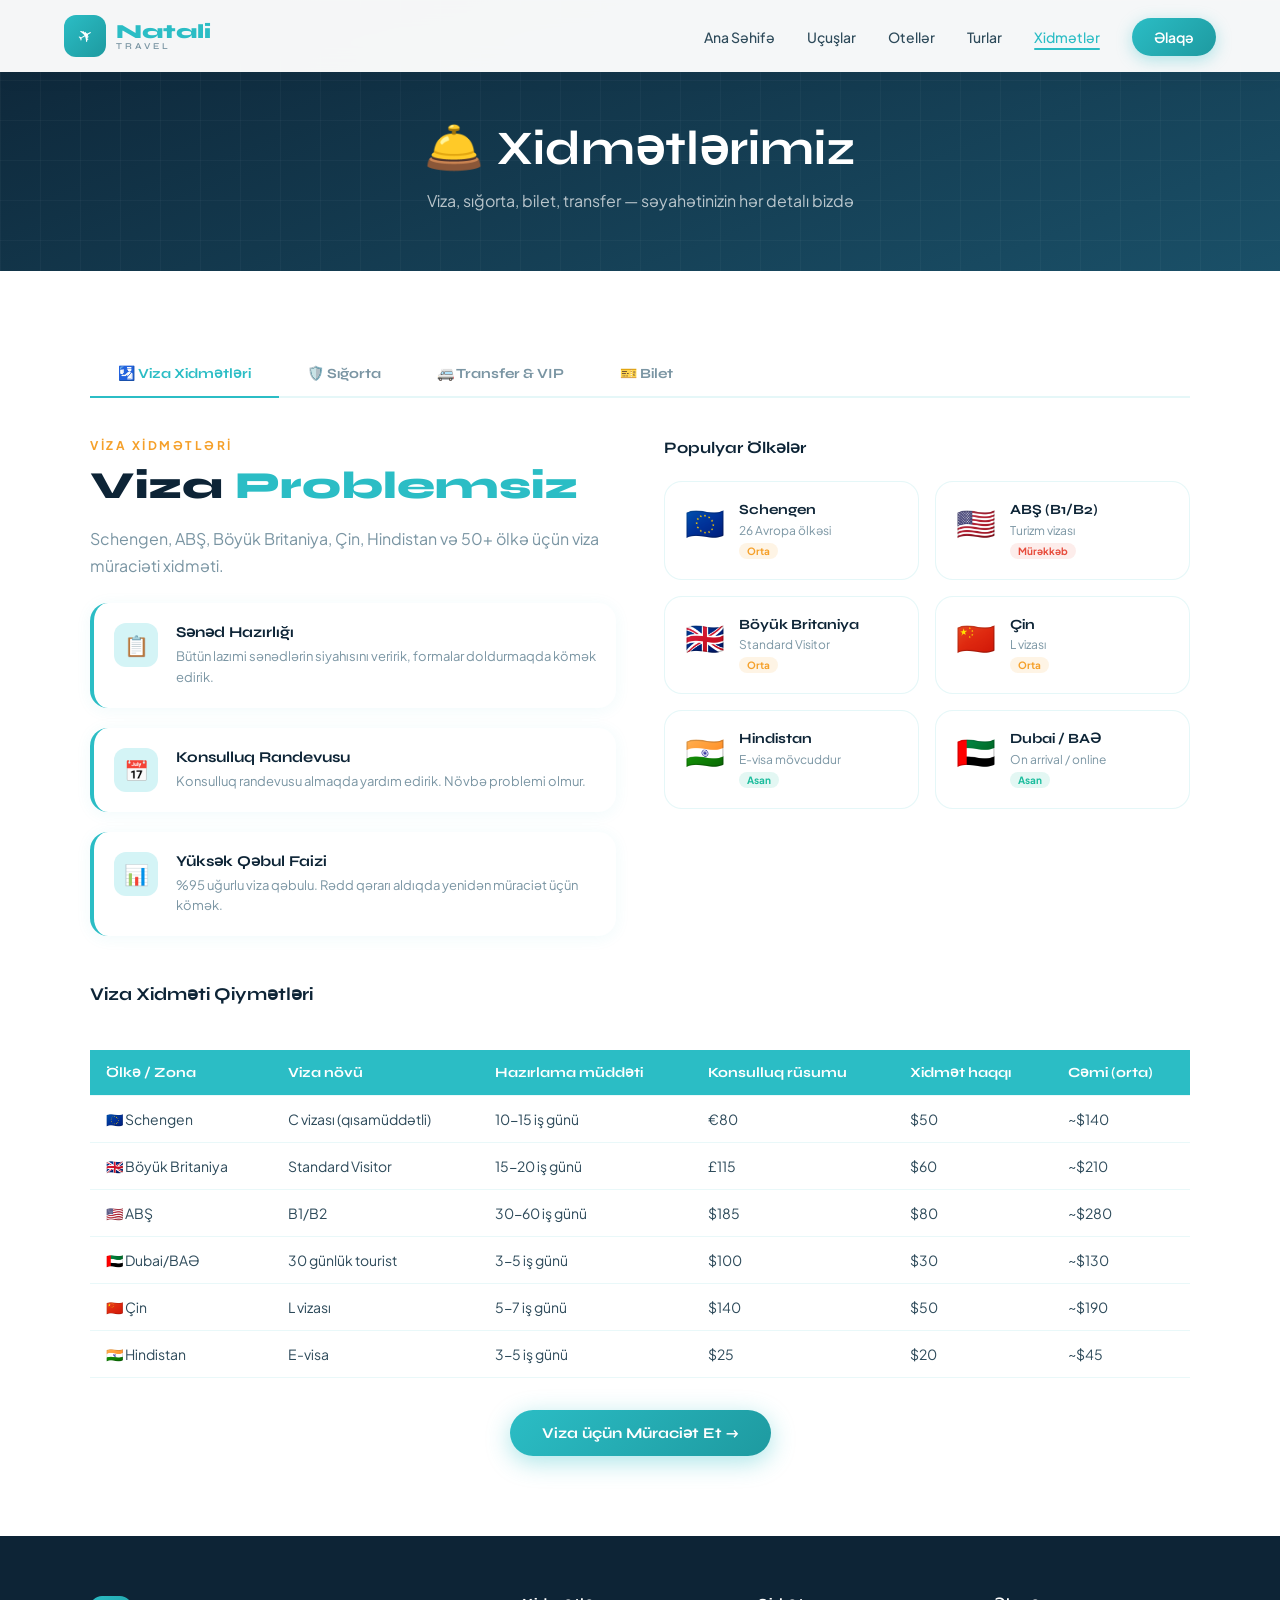
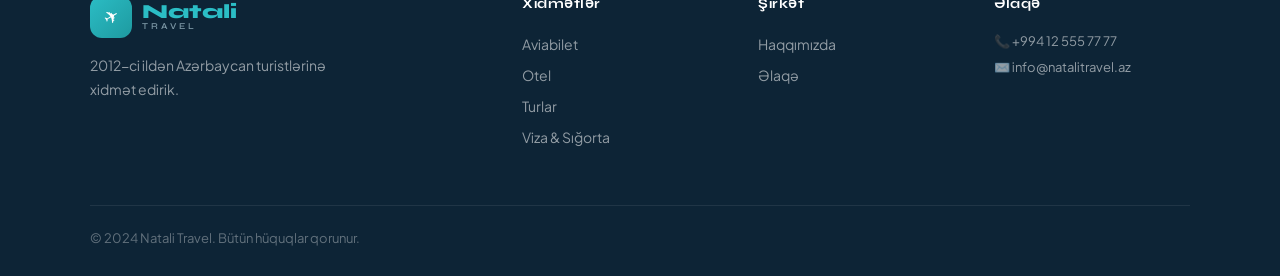
<file: services.html>
<!DOCTYPE html>
<html lang="az">
<head>
  <meta charset="UTF-8">
  <meta name="viewport" content="width=device-width, initial-scale=1.0">
  <title>Xidmətlər — Natali Travel</title>
  <link rel="stylesheet" href="css/style.css">
  <style>
    .section-tab-nav {
      display: flex; gap: 0; border-bottom: 2px solid rgba(43,189,197,0.12);
      margin-bottom: 40px; flex-wrap: wrap;
    }
    .stab {
      padding: 14px 28px; background: none; border: none;
      font-family: 'Syne', sans-serif; font-size: 14px; font-weight: 700;
      color: var(--muted); cursor: pointer; transition: all .2s;
      border-bottom: 2px solid transparent; margin-bottom: -2px;
    }
    .stab.active { color: var(--primary); border-bottom-color: var(--primary); }
    .service-section { display: none; }
    .service-section.active { display: block; }

    .visa-country-grid {
      display: grid; grid-template-columns: repeat(auto-fill, minmax(220px,1fr)); gap: 16px; margin-top: 24px;
    }
    .visa-country-card {
      background: white; border: 1.5px solid rgba(43,189,197,0.12);
      border-radius: var(--radius); padding: 20px;
      display: flex; gap: 14px; align-items: flex-start;
      transition: all .2s; cursor: pointer;
    }
    .visa-country-card:hover { border-color: var(--primary); transform: translateY(-3px); box-shadow: var(--shadow); }
    .visa-flag { font-size: 32px; }
    .visa-country-card h4 { font-size: 14px; font-weight: 700; margin-bottom: 4px; }
    .visa-country-card p { font-size: 12px; color: var(--muted); }
    .visa-status { display: inline-block; padding: 2px 8px; border-radius: 50px; font-size: 10px; font-weight: 700; margin-top: 5px; }
    .status-easy { background: rgba(27,188,156,0.12); color: #1abc9c; }
    .status-medium { background: rgba(245,160,42,0.12); color: var(--accent); }
    .status-hard { background: rgba(231,76,60,0.1); color: #e74c3c; }

    .price-calculator {
      background: white; border-radius: var(--radius-lg);
      padding: 32px; box-shadow: var(--shadow);
      border: 1.5px solid rgba(43,189,197,0.1);
      margin-top: 40px;
    }
    .calc-result {
      background: linear-gradient(135deg, var(--primary), var(--primary-dark));
      border-radius: var(--radius); padding: 20px; color: white; text-align: center;
      margin-top: 20px; display: none;
    }
    .calc-result h3 { font-size: 2rem; }
    .calc-result p { opacity: .8; font-size: 14px; }
  </style>
</head>
<body>

<nav class="navbar" id="navbar">
  <a href="index.html" class="logo">
    <div class="logo-icon"></div>
    <div class="logo-text"><span>Natali</span><span>TRAVEL</span></div>
  </a>
  <ul class="nav-links">
    <li><a href="index.html">Ana Səhifə</a></li>
    <li><a href="flights.html">Uçuşlar</a></li>
    <li><a href="hotels.html">Otellər</a></li>
    <li><a href="tours.html">Turlar</a></li>
    <li><a href="services.html" class="active">Xidmətlər</a></li>
    <li><a href="contact.html" class="nav-cta">Əlaqə</a></li>
  </ul>
  <button class="nav-hamburger"><span></span><span></span><span></span></button>
</nav>

<div class="mobile-nav">
  <a href="index.html">Ana Səhifə</a>
  <a href="flights.html">Uçuşlar</a>
  <a href="hotels.html">Otellər</a>
  <a href="tours.html">Turlar</a>
  <a href="services.html">Xidmətlər</a>
  <a href="contact.html">Əlaqə</a>
</div>

<div class="page-hero">
  <h1>🛎️ Xidmətlərimiz</h1>
  <p>Viza, sığorta, bilet, transfer — səyahətinizin hər detalı bizdə</p>
</div>

<section class="section" id="visa">
  <div class="section-inner">

    <div class="section-tab-nav">
      <button class="stab active" onclick="switchTab('visa', this)">🛂 Viza Xidmətləri</button>
      <button class="stab" onclick="switchTab('insurance', this)">🛡️ Sığorta</button>
      <button class="stab" onclick="switchTab('transfer', this)">🚐 Transfer & VIP</button>
      <button class="stab" onclick="switchTab('tickets', this)">🎫 Bilet</button>
    </div>

    <!-- VISA SECTION -->
    <div class="service-section active" id="sec-visa">
      <div style="display:grid;grid-template-columns:1fr 1fr;gap:48px;align-items:start">
        <div>
          <p class="section-label">Viza Xidmətləri</p>
          <h2 class="section-title">Viza <span>Problemsiz</span></h2>
          <p class="section-sub mt-8">Schengen, ABŞ, Böyük Britaniya, Çin, Hindistan və 50+ ölkə üçün viza müraciəti xidməti.</p>

          <div class="why-list mt-24">
            <div class="why-item">
              <div class="why-icon">📋</div>
              <div><h4>Sənəd Hazırlığı</h4><p>Bütün lazımi sənədlərin siyahısını veririk, formalar doldurmaqda kömək edirik.</p></div>
            </div>
            <div class="why-item">
              <div class="why-icon">📅</div>
              <div><h4>Konsulluq Randevusu</h4><p>Konsulluq randevusu almaqda yardım edirik. Növbə problemi olmur.</p></div>
            </div>
            <div class="why-item">
              <div class="why-icon">📊</div>
              <div><h4>Yüksək Qəbul Faizi</h4><p>%95 uğurlu viza qəbulu. Rədd qərarı aldıqda yenidən müraciət üçün kömək.</p></div>
            </div>
          </div>
        </div>

        <div>
          <h3 style="font-size:16px;font-weight:700;margin-bottom:16px">Populyar Ölkələr</h3>
          <div class="visa-country-grid" style="grid-template-columns:1fr 1fr">
            <div class="visa-country-card"><div class="visa-flag">🇪🇺</div><div><h4>Schengen</h4><p>26 Avropa ölkəsi</p><span class="visa-status status-medium">Orta</span></div></div>
            <div class="visa-country-card"><div class="visa-flag">🇺🇸</div><div><h4>ABŞ (B1/B2)</h4><p>Turizm vizası</p><span class="visa-status status-hard">Mürəkkəb</span></div></div>
            <div class="visa-country-card"><div class="visa-flag">🇬🇧</div><div><h4>Böyük Britaniya</h4><p>Standard Visitor</p><span class="visa-status status-medium">Orta</span></div></div>
            <div class="visa-country-card"><div class="visa-flag">🇨🇳</div><div><h4>Çin</h4><p>L vizası</p><span class="visa-status status-medium">Orta</span></div></div>
            <div class="visa-country-card"><div class="visa-flag">🇮🇳</div><div><h4>Hindistan</h4><p>E-visa mövcuddur</p><span class="visa-status status-easy">Asan</span></div></div>
            <div class="visa-country-card"><div class="visa-flag">🇦🇪</div><div><h4>Dubai / BAƏ</h4><p>On arrival / online</p><span class="visa-status status-easy">Asan</span></div></div>
          </div>
        </div>
      </div>

      <div style="margin-top:48px">
        <h3 style="font-size:18px;font-weight:700;margin-bottom:20px">Viza Xidməti Qiymətləri</h3>
        <div style="overflow-x:auto">
          <table class="visa-table">
            <thead><tr>
              <th>Ölkə / Zona</th>
              <th>Viza növü</th>
              <th>Hazırlama müddəti</th>
              <th>Konsulluq rüsumu</th>
              <th>Xidmət haqqı</th>
              <th>Cəmi (orta)</th>
            </tr></thead>
            <tbody>
              <tr><td>🇪🇺 Schengen</td><td>C vizası (qısamüddətli)</td><td>10-15 iş günü</td><td>€80</td><td>$50</td><td>~$140</td></tr>
              <tr><td>🇬🇧 Böyük Britaniya</td><td>Standard Visitor</td><td>15-20 iş günü</td><td>£115</td><td>$60</td><td>~$210</td></tr>
              <tr><td>🇺🇸 ABŞ</td><td>B1/B2</td><td>30-60 iş günü</td><td>$185</td><td>$80</td><td>~$280</td></tr>
              <tr><td>🇦🇪 Dubai/BAƏ</td><td>30 günlük tourist</td><td>3-5 iş günü</td><td>$100</td><td>$30</td><td>~$130</td></tr>
              <tr><td>🇨🇳 Çin</td><td>L vizası</td><td>5-7 iş günü</td><td>$140</td><td>$50</td><td>~$190</td></tr>
              <tr><td>🇮🇳 Hindistan</td><td>E-visa</td><td>3-5 iş günü</td><td>$25</td><td>$20</td><td>~$45</td></tr>
            </tbody>
          </table>
        </div>
      </div>

      <div style="margin-top:32px;text-align:center">
        <a href="contact.html" class="btn-primary">Viza üçün Müraciət Et →</a>
      </div>
    </div>

    <!-- INSURANCE SECTION -->
    <div class="service-section" id="sec-insurance">
      <p class="section-label">Səyahət Sığortası</p>
      <h2 class="section-title">Sizi <span>Qoruyuruq</span></h2>
      <p class="section-sub mt-8">Tibbi yardım, uçuş ləğvi, əşya itkisi — bütün risklərə qarşı sığorta.</p>

      <div class="insurance-grid">
        <div class="insurance-card">
          <div style="font-size:40px">🩺</div>
          <h3>Standart</h3>
          <p style="color:var(--muted);font-size:13px">Gündəlik turizm üçün</p>
          <div class="ins-price">$8 <span style="font-size:14px;color:var(--muted)">/gün</span></div>
          <ul>
            <li>Tibbi xərclər $30,000-a qədər</li>
            <li>Xəstəxana daxil/çıxarılma</li>
            <li>Repatriasiya</li>
            <li>Yaxın ölkələr üçün uyğun</li>
          </ul>
          <button class="btn-sm" style="width:100%;padding:12px" onclick="orderInsurance('Standart')">Sifariş et</button>
        </div>

        <div class="insurance-card featured">
          <div style="font-size:40px">🛡️</div>
          <h3>Premium</h3>
          <p style="color:var(--muted);font-size:13px">Geniş müdafiə</p>
          <div class="ins-price">$15 <span style="font-size:14px;color:var(--muted)">/gün</span></div>
          <ul>
            <li>Tibbi xərclər $100,000-a qədər</li>
            <li>Uçuş ləğvi kompensasiyası</li>
            <li>Əşya itkisi / gecikməsi</li>
            <li>24/7 yardım xətti</li>
            <li>COVID-19 əhatəsi</li>
          </ul>
          <button class="btn-sm" style="width:100%;padding:12px;background:var(--primary)" onclick="orderInsurance('Premium')">Sifariş et</button>
        </div>

        <div class="insurance-card">
          <div style="font-size:40px">🏆</div>
          <h3>VIP</h3>
          <p style="color:var(--muted);font-size:13px">Maksimal qoruma</p>
          <div class="ins-price">$25 <span style="font-size:14px;color:var(--muted)">/gün</span></div>
          <ul>
            <li>Tibbi xərclər $250,000-a qədər</li>
            <li>Tam ləğv mühafizəsi</li>
            <li>Əşya itkisi tam ödəniş</li>
            <li>Şəxsi mesaj xidməti</li>
            <li>Ekstremal idman daxil</li>
            <li>Hüquqi yardım</li>
          </ul>
          <button class="btn-sm" style="width:100%;padding:12px" onclick="orderInsurance('VIP')">Sifariş et</button>
        </div>
      </div>

      <!-- PRICE CALCULATOR -->
      <div class="price-calculator">
        <h3 style="font-size:18px;font-weight:700;margin-bottom:20px">🧮 Sığorta Qiymət Hesablaması</h3>
        <div class="form-row-2">
          <div class="form-group">
            <label>Paket</label>
            <select id="ins-plan" onchange="calcInsurance()">
              <option value="8">Standart ($8/gün)</option>
              <option value="15" selected>Premium ($15/gün)</option>
              <option value="25">VIP ($25/gün)</option>
            </select>
          </div>
          <div class="form-group">
            <label>Günlərin sayı</label>
            <input type="number" id="ins-days" value="7" min="1" max="365" onchange="calcInsurance()">
          </div>
          <div class="form-group">
            <label>Nəfər sayı</label>
            <input type="number" id="ins-pax" value="1" min="1" max="10" onchange="calcInsurance()">
          </div>
          <div class="form-group">
            <label>Yaş qrupu</label>
            <select id="ins-age" onchange="calcInsurance()">
              <option value="1">18–60 yaş (×1)</option>
              <option value="1.2">60–70 yaş (×1.2)</option>
              <option value="1.5">70+ yaş (×1.5)</option>
              <option value="0.7">Uşaq 0–17 (×0.7)</option>
            </select>
          </div>
        </div>
        <div class="calc-result" id="ins-result">
          <p>Ümumi sığorta məbləği</p>
          <h3 id="ins-total">$0</h3>
          <p id="ins-detail"></p>
        </div>
        <div style="margin-top:16px;display:flex;gap:12px;flex-wrap:wrap">
          <button class="btn-primary" onclick="calcInsurance()">Hesabla</button>
          <a href="contact.html" class="btn-outline">Sifariş ver</a>
        </div>
      </div>
    </div>

    <!-- TRANSFER SECTION -->
    <div class="service-section" id="sec-transfer">
      <p class="section-label">Transfer & VIP Xidmətlər</p>
      <h2 class="section-title">Rahat <span>Nəqliyyat</span></h2>
      <p class="section-sub mt-8">Hava limanından otelin qapısına — rahatlıqla çatın.</p>

      <div class="services-grid mt-24">
        <div class="service-card"><div class="service-icon">🚐</div><h4>Standart Transfer</h4><p>Hava limanı karşılama, bagaj köməyi, otelə çatdırılma.</p><p style="margin-top:12px;font-weight:700;color:var(--primary)">$25-dən</p></div>
        <div class="service-card"><div class="service-icon">🚗</div><h4>Business Transfer</h4><p>Premium avtomobil, şəxsi sürücü, istənilən saatda xidmət.</p><p style="margin-top:12px;font-weight:700;color:var(--primary)">$50-dən</p></div>
        <div class="service-card"><div class="service-icon">👑</div><h4>VIP Qarşılama</h4><p>Adlı lövhə, fast-track, VIP salon, limuzin xidməti.</p><p style="margin-top:12px;font-weight:700;color:var(--primary)">$120-dən</p></div>
        <div class="service-card"><div class="service-icon">🚌</div><h4>Qrup Transferi</h4><p>10+ nəfər üçün avtobus, bələdçi dəstəyi.</p><p style="margin-top:12px;font-weight:700;color:var(--primary)">$180-dən</p></div>
      </div>
      <div style="margin-top:32px;text-align:center">
        <a href="contact.html" class="btn-primary">Transfer Sifariş Et →</a>
      </div>
    </div>

    <!-- TICKETS SECTION -->
    <div class="service-section" id="sec-tickets">
      <p class="section-label">Bilet Xidmətləri</p>
      <h2 class="section-title">Bilet <span>Bütün Kanallardan</span></h2>
      <p class="section-sub mt-8">Aviabiatlər, qatarlar, kruiz biletləri, konsert və tədbirlər üçün bilet.</p>

      <div class="services-grid mt-24">
        <div class="service-card"><div class="service-icon">✈️</div><h4>Aviabilet</h4><p>AZAL, Turkish, Emirates, Qatar, flydubai və 500+ aviaşirkət. Ən ucuz tariflar.</p></div>
        <div class="service-card"><div class="service-icon">🚢</div><h4>Kruiz Biletləri</h4><p>MSC, Costa, Royal Caribbean — Aralıq dənizi, Karib, Skandinaviya turları.</p></div>
        <div class="service-card"><div class="service-icon">🚂</div><h4>Qatar / Bus</h4><p>Avropa qatarları, InterRail paket, Eurolines avtobus biletləri.</p></div>
        <div class="service-card"><div class="service-icon">🎫</div><h4>Attraksiyalar</h4><p>Burj Khalifa, Disneyland, muzey biletləri, şəhər turları — növbəsiz giriş.</p></div>
      </div>

      <div style="margin-top:32px;text-align:center">
        <a href="flights.html" class="btn-primary">Aviabilet Axtar →</a>
        &nbsp;&nbsp;
        <a href="contact.html" class="btn-outline">Digər Biletlər</a>
      </div>
    </div>

  </div>
</section>

<!-- FOOTER -->
<footer class="footer">
  <div class="footer-grid">
    <div class="footer-brand">
      <div class="logo"><div class="logo-icon"></div><div class="logo-text"><span>Natali</span><span>TRAVEL</span></div></div>
      <p>2012-ci ildən Azərbaycan turistlərinə xidmət edirik.</p>
    </div>
    <div><h4>Xidmətlər</h4><ul class="footer-links">
      <li><a href="flights.html">Aviabilet</a></li>
      <li><a href="hotels.html">Otel</a></li>
      <li><a href="tours.html">Turlar</a></li>
      <li><a href="services.html">Viza & Sığorta</a></li>
    </ul></div>
    <div><h4>Şirkət</h4><ul class="footer-links">
      <li><a href="contact.html">Haqqımızda</a></li>
      <li><a href="contact.html">Əlaqə</a></li>
    </ul></div>
    <div><h4>Əlaqə</h4><div class="footer-contact">
      <p>📞 +994 12 555 77 77</p>
      <p>✉️ info@natalitravel.az</p>
    </div></div>
  </div>
  <div class="footer-bottom">
    <p>© 2024 Natali Travel. Bütün hüquqlar qorunur.</p>
  </div>
</footer>

<script src="js/main.js"></script>
<script>
function switchTab(tab, btn) {
  document.querySelectorAll('.stab').forEach(b => b.classList.remove('active'));
  document.querySelectorAll('.service-section').forEach(s => s.classList.remove('active'));
  btn.classList.add('active');
  document.getElementById('sec-' + tab).classList.add('active');
}

function calcInsurance() {
  const rate = +document.getElementById('ins-plan').value;
  const days = +document.getElementById('ins-days').value || 1;
  const pax = +document.getElementById('ins-pax').value || 1;
  const age = +document.getElementById('ins-age').value;
  const total = Math.round(rate * days * pax * age);
  const res = document.getElementById('ins-result');
  res.style.display = 'block';
  document.getElementById('ins-total').textContent = `$${total}`;
  document.getElementById('ins-detail').textContent = `$${rate}/gün × ${days} gün × ${pax} nəfər = $${total}`;
}

function orderInsurance(plan) {
  window.location.href = `contact.html?service=Sığorta - ${plan}`;
}

// URL hash
if (location.hash === '#insurance') {
  document.querySelectorAll('.stab')[1].click();
}

// Pre-calculate
calcInsurance();
</script>
</body>
</html>
</file>
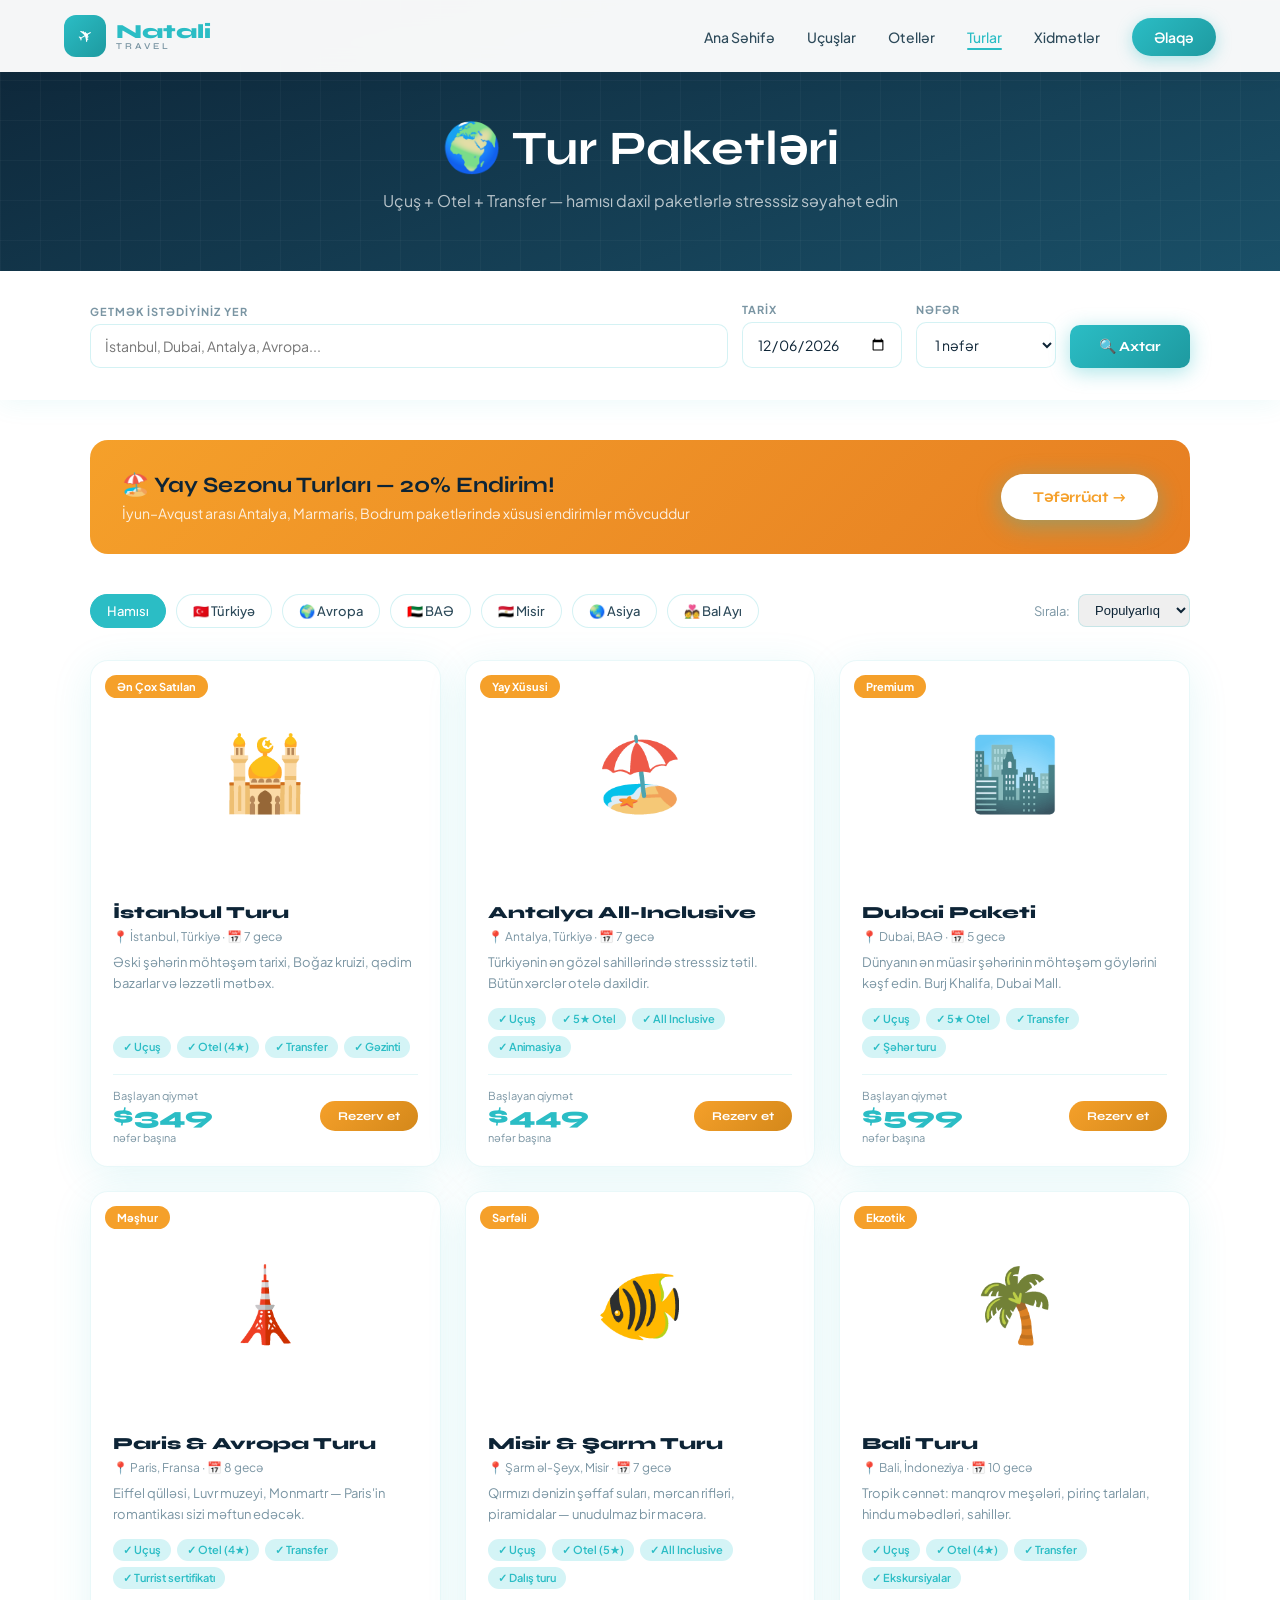
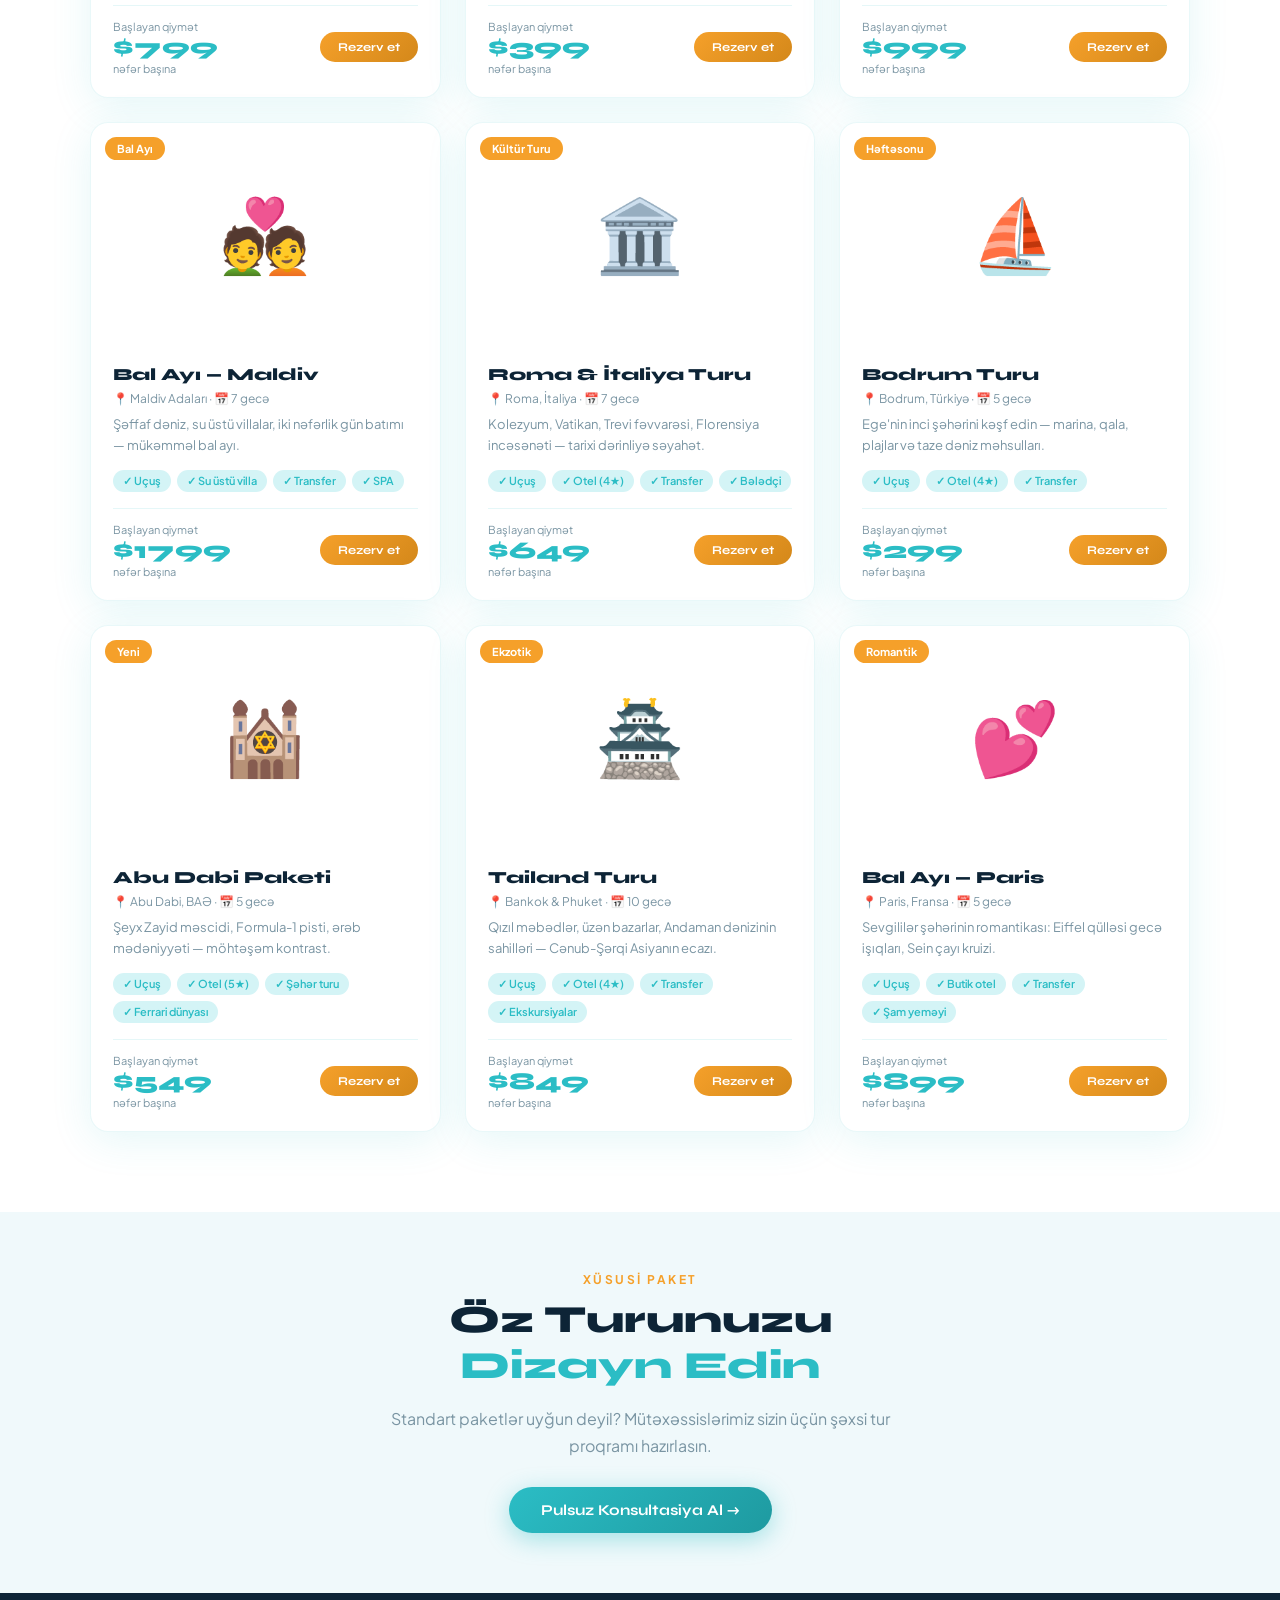
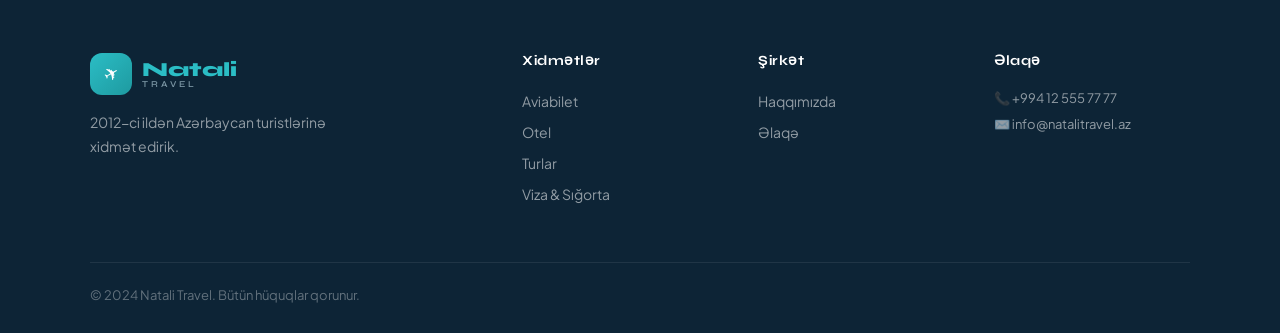
<file: tours.html>
<!DOCTYPE html>
<html lang="az">
<head>
  <meta charset="UTF-8">
  <meta name="viewport" content="width=device-width, initial-scale=1.0">
  <title>Tur Paketləri — Natali Travel</title>
  <link rel="stylesheet" href="css/style.css">
  <style>
    .tour-full-card {
      background: white; border-radius: var(--radius); overflow: hidden;
      box-shadow: var(--shadow); border: 1.5px solid rgba(43,189,197,0.1);
      transition: all .3s; display: flex; flex-direction: column;
    }
    .tour-full-card:hover { transform: translateY(-6px); box-shadow: var(--shadow-hover); border-color: var(--primary); }
    .tour-full-img {
      height: 220px; position: relative; overflow: hidden;
      display: flex; align-items: center; justify-content: center;
      font-size: 72px;
    }
    .tour-full-body { padding: 22px; flex: 1; display: flex; flex-direction: column; }
    .tour-full-body h3 { font-size: 17px; font-weight: 800; margin-bottom: 6px; }
    .tour-full-body .desc { font-size: 13px; color: var(--muted); line-height: 1.6; margin-bottom: 14px; flex: 1; }
    .includes { display: flex; flex-wrap: wrap; gap: 6px; margin-bottom: 16px; }
    .incl-tag {
      background: var(--primary-light); color: var(--primary);
      font-size: 11px; font-weight: 600; border-radius: 50px;
      padding: 4px 10px;
    }
    .tour-foot {
      display: flex; align-items: center; justify-content: space-between;
      padding-top: 14px; border-top: 1px solid rgba(43,189,197,0.12);
    }
    .price-block .from { font-size: 11px; color: var(--muted); }
    .price-block .amount { font-family: 'Syne', sans-serif; font-size: 24px; font-weight: 800; color: var(--primary); }
    .price-block .per { font-size: 11px; color: var(--muted); }

    .tours-filters {
      display: flex; gap: 10px; flex-wrap: wrap; margin-bottom: 32px;
    }

    .dest-tabs {
      display: flex; gap: 8px; flex-wrap: wrap;
    }

    .promo-banner {
      background: linear-gradient(135deg, var(--accent), #e67e22);
      border-radius: var(--radius); padding: 32px; color: white;
      display: flex; align-items: center; justify-content: space-between;
      gap: 20px; flex-wrap: wrap; margin-bottom: 40px;
    }
    .promo-banner h3 { font-size: 22px; margin-bottom: 6px; }
    .promo-banner p { opacity: .85; font-size: 14px; }
  </style>
</head>
<body>

<nav class="navbar" id="navbar">
  <a href="index.html" class="logo">
    <div class="logo-icon"></div>
    <div class="logo-text"><span>Natali</span><span>TRAVEL</span></div>
  </a>
  <ul class="nav-links">
    <li><a href="index.html">Ana Səhifə</a></li>
    <li><a href="flights.html">Uçuşlar</a></li>
    <li><a href="hotels.html">Otellər</a></li>
    <li><a href="tours.html" class="active">Turlar</a></li>
    <li><a href="services.html">Xidmətlər</a></li>
    <li><a href="contact.html" class="nav-cta">Əlaqə</a></li>
  </ul>
  <button class="nav-hamburger"><span></span><span></span><span></span></button>
</nav>

<div class="mobile-nav">
  <a href="index.html">Ana Səhifə</a>
  <a href="flights.html">Uçuşlar</a>
  <a href="hotels.html">Otellər</a>
  <a href="tours.html">Turlar</a>
  <a href="services.html">Xidmətlər</a>
  <a href="contact.html">Əlaqə</a>
</div>

<div class="page-hero">
  <h1>🌍 Tur Paketləri</h1>
  <p>Uçuş + Otel + Transfer — hamısı daxil paketlərlə stresssiz səyahət edin</p>
</div>

<!-- QUICK SEARCH -->
<div class="search-form-section">
  <div class="search-form-inner">
    <div class="form-row" style="grid-template-columns: 2fr 160px 140px 120px">
      <div class="search-field">
        <label>Getmək istədiyiniz yer</label>
        <input type="text" id="t-dest" placeholder="İstanbul, Dubai, Antalya, Avropa...">
      </div>
      <div class="search-field">
        <label>Tarix</label>
        <input type="date" id="t-date">
      </div>
      <div class="search-field">
        <label>Nəfər</label>
        <select>
          <option>1 nəfər</option>
          <option>2 nəfər</option>
          <option>Ailə (4)</option>
        </select>
      </div>
      <div class="search-field">
        <label>&nbsp;</label>
        <button class="search-btn" onclick="filterTours()">🔍 Axtar</button>
      </div>
    </div>
  </div>
</div>

<section class="section" style="padding-top: 40px;">
  <div class="section-inner">

    <!-- PROMO BANNER -->
    <div class="promo-banner">
      <div>
        <h3>🏖️ Yay Sezonu Turları — 20% Endirim!</h3>
        <p>İyun–Avqust arası Antalya, Marmaris, Bodrum paketlərində xüsusi endirimlər mövcuddur</p>
      </div>
      <a href="contact.html" class="btn-primary" style="background:white;color:var(--accent);white-space:nowrap">Təfərrüat →</a>
    </div>

    <!-- FILTERS -->
    <div class="tours-filters">
      <button class="filter-btn active" onclick="setFilter('all', this)">Hamısı</button>
      <button class="filter-btn" onclick="setFilter('turkey', this)">🇹🇷 Türkiyə</button>
      <button class="filter-btn" onclick="setFilter('europe', this)">🌍 Avropa</button>
      <button class="filter-btn" onclick="setFilter('uae', this)">🇦🇪 BAƏ</button>
      <button class="filter-btn" onclick="setFilter('egypt', this)">🇪🇬 Misir</button>
      <button class="filter-btn" onclick="setFilter('asia', this)">🌏 Asiya</button>
      <button class="filter-btn" onclick="setFilter('honeymoon', this)">💑 Bal Ayı</button>
      <div class="sort-bar" style="margin-left:auto">
        <label>Sırala:</label>
        <select onchange="sortTours(this.value)">
          <option value="popular">Populyarlıq</option>
          <option value="price_asc">Qiymət ↑</option>
          <option value="price_desc">Qiymət ↓</option>
          <option value="duration">Müddət</option>
        </select>
      </div>
    </div>

    <!-- TOUR GRID -->
    <div id="tours-grid" style="display:grid;grid-template-columns:repeat(auto-fill,minmax(300px,1fr));gap:24px"></div>

  </div>
</section>

<!-- CUSTOM TOUR CTA -->
<section style="background:var(--light);padding:60px 5vw;text-align:center">
  <div style="max-width:600px;margin:0 auto">
    <p class="section-label">Xüsusi Paket</p>
    <h2 class="section-title">Öz Turunuzu <span>Dizayn Edin</span></h2>
    <p class="section-sub mt-8" style="margin: 0 auto 28px">Standart paketlər uyğun deyil? Mütəxəssislərimiz sizin üçün şəxsi tur proqramı hazırlasın.</p>
    <a href="contact.html" class="btn-primary">Pulsuz Konsultasiya Al →</a>
  </div>
</section>

<!-- FOOTER -->
<footer class="footer">
  <div class="footer-grid">
    <div class="footer-brand">
      <div class="logo"><div class="logo-icon"></div><div class="logo-text"><span>Natali</span><span>TRAVEL</span></div></div>
      <p>2012-ci ildən Azərbaycan turistlərinə xidmət edirik.</p>
    </div>
    <div><h4>Xidmətlər</h4><ul class="footer-links">
      <li><a href="flights.html">Aviabilet</a></li>
      <li><a href="hotels.html">Otel</a></li>
      <li><a href="tours.html">Turlar</a></li>
      <li><a href="services.html">Viza & Sığorta</a></li>
    </ul></div>
    <div><h4>Şirkət</h4><ul class="footer-links">
      <li><a href="contact.html">Haqqımızda</a></li>
      <li><a href="contact.html">Əlaqə</a></li>
    </ul></div>
    <div><h4>Əlaqə</h4><div class="footer-contact">
      <p>📞 +994 12 555 77 77</p>
      <p>✉️ info@natalitravel.az</p>
    </div></div>
  </div>
  <div class="footer-bottom">
    <p>© 2024 Natali Travel. Bütün hüquqlar qorunur.</p>
  </div>
</footer>

<script src="js/main.js"></script>
<script>
const TOURS = [
  { id:1, name:'İstanbul Turu', dest:'İstanbul, Türkiyə', category:'turkey', emoji:'🕌', nights:7, price:349, badge:'Ən Çox Satılan', color:'#c0392b,#e74c3c', includes:['Uçuş','Otel (4★)','Transfer','Gəzinti'], desc:'Əski şəhərin möhtəşəm tarixi, Boğaz kruizi, qədim bazarlar və ləzzətli mətbəx.', popular:10 },
  { id:2, name:'Antalya All-Inclusive', dest:'Antalya, Türkiyə', category:'turkey', emoji:'🏖️', nights:7, price:449, badge:'Yay Xüsusi', color:'#1abc9c,#16a085', includes:['Uçuş','5★ Otel','All Inclusive','Animasiya'], desc:'Türkiyənin ən gözəl sahillərində stresssiz tətil. Bütün xərclər otelə daxildir.', popular:9 },
  { id:3, name:'Dubai Paketi', dest:'Dubai, BAƏ', category:'uae', emoji:'🏙️', nights:5, price:599, badge:'Premium', color:'#e67e22,#d35400', includes:['Uçuş','5★ Otel','Transfer','Şəhər turu'], desc:'Dünyanın ən müasir şəhərinin möhtəşəm göylərini kəşf edin. Burj Khalifa, Dubai Mall.', popular:8 },
  { id:4, name:'Paris & Avropa Turu', dest:'Paris, Fransa', category:'europe', emoji:'🗼', nights:8, price:799, badge:'Məşhur', color:'#2980b9,#3498db', includes:['Uçuş','Otel (4★)','Transfer','Turrist sertifikatı'], desc:'Eiffel qülləsi, Luvr muzeyi, Monmartr — Paris\'in romantikası sizi məftun edəcək.', popular:7 },
  { id:5, name:'Misir & Şarm Turu', dest:'Şarm əl-Şeyx, Misir', category:'egypt', emoji:'🐠', nights:7, price:399, badge:'Sərfəli', color:'#f39c12,#e67e22', includes:['Uçuş','Otel (5★)','All Inclusive','Dalış turu'], desc:'Qırmızı dənizin şəffaf suları, mərcan rifləri, piramidalar — unudulmaz bir macəra.', popular:8 },
  { id:6, name:'Bali Turu', dest:'Bali, İndoneziya', category:'asia', emoji:'🌴', nights:10, price:999, badge:'Ekzotik', color:'#27ae60,#229954', includes:['Uçuş','Otel (4★)','Transfer','Ekskursiyalar'], desc:'Tropik cənnət: manqrov meşələri, pirinç tarlaları, hindu məbədləri, sahillər.', popular:6 },
  { id:7, name:'Bal Ayı — Maldiv', dest:'Maldiv Adaları', category:'honeymoon', emoji:'💑', nights:7, price:1799, badge:'Bal Ayı', color:'#8e44ad,#9b59b6', includes:['Uçuş','Su üstü villa','Transfer','SPA'], desc:'Şəffaf dəniz, su üstü villalar, iki nəfərlik gün batımı — mükəmməl bal ayı.', popular:9 },
  { id:8, name:'Roma & İtaliya Turu', dest:'Roma, İtaliya', category:'europe', emoji:'🏛️', nights:7, price:649, badge:'Kültür Turu', color:'#e74c3c,#c0392b', includes:['Uçuş','Otel (4★)','Transfer','Bələdçi'], desc:'Kolezyum, Vatikan, Trevi fəvvarəsi, Florensiya incəsənəti — tarixi dərinliyə səyahət.', popular:7 },
  { id:9, name:'Bodrum Turu', dest:'Bodrum, Türkiyə', category:'turkey', emoji:'⛵', nights:5, price:299, badge:'Həftəsonu', color:'#3498db,#2980b9', includes:['Uçuş','Otel (4★)','Transfer'], desc:'Ege\'nin inci şəhərini kəşf edin — marina, qala, plajlar və taze dəniz məhsulları.', popular:6 },
  { id:10, name:'Abu Dabi Paketi', dest:'Abu Dabi, BAƏ', category:'uae', emoji:'🕍', nights:5, price:549, badge:'Yeni', color:'#16a085,#1abc9c', includes:['Uçuş','Otel (5★)','Şəhər turu','Ferrari dünyası'], desc:'Şeyx Zayid məscidi, Formula-1 pisti, ərəb mədəniyyəti — möhtəşəm kontrast.', popular:5 },
  { id:11, name:'Tailand Turu', dest:'Bankok & Phuket', category:'asia', emoji:'🏯', nights:10, price:849, badge:'Ekzotik', color:'#8e44ad,#9b59b6', includes:['Uçuş','Otel (4★)','Transfer','Ekskursiyalar'], desc:'Qızıl məbədlər, üzən bazarlar, Andaman dənizinin sahilləri — Cənub-Şərqi Asiyanın ecazı.', popular:7 },
  { id:12, name:'Bal Ayı — Paris', dest:'Paris, Fransa', category:'honeymoon', emoji:'💕', nights:5, price:899, badge:'Romantik', color:'#e84393,#c0392b', includes:['Uçuş','Butik otel','Transfer','Şam yeməyi'], desc:'Sevgililər şəhərinin romantikası: Eiffel qülləsi gecə işıqları, Sein çayı kruizi.', popular:8 },
];

let currentFilter = 'all';
let allTourData = [...TOURS];

function renderToursGrid(tours) {
  const grid = document.getElementById('tours-grid');
  grid.innerHTML = tours.map(t => `
    <div class="tour-full-card fade-in" data-category="${t.category}">
      <div class="tour-full-img" style="background:linear-gradient(135deg,#${t.color})">
        ${t.emoji}
        <span class="tour-badge">${t.badge}</span>
      </div>
      <div class="tour-full-body">
        <h3>${t.name}</h3>
        <p style="font-size:12px;color:var(--muted);margin-bottom:8px">📍 ${t.dest} · 📅 ${t.nights} gecə</p>
        <p class="desc">${t.desc}</p>
        <div class="includes">
          ${t.includes.map(i => `<span class="incl-tag">✓ ${i}</span>`).join('')}
        </div>
        <div class="tour-foot">
          <div class="price-block">
            <div class="from">Başlayan qiymət</div>
            <div class="amount">$${t.price}</div>
            <div class="per">nəfər başına</div>
          </div>
          <button class="btn-sm" onclick="bookTour('${t.name}', ${t.price})">Rezerv et</button>
        </div>
      </div>
    </div>
  `).join('');
}

function setFilter(cat, btn) {
  document.querySelectorAll('.filter-btn').forEach(b => b.classList.remove('active'));
  btn.classList.add('active');
  currentFilter = cat;
  const filtered = cat === 'all' ? TOURS : TOURS.filter(t => t.category === cat);
  allTourData = filtered;
  renderToursGrid(filtered);
}

function sortTours(by) {
  const sorted = [...allTourData];
  if (by === 'price_asc') sorted.sort((a,b) => a.price - b.price);
  else if (by === 'price_desc') sorted.sort((a,b) => b.price - a.price);
  else if (by === 'duration') sorted.sort((a,b) => b.nights - a.nights);
  else sorted.sort((a,b) => b.popular - a.popular);
  renderToursGrid(sorted);
}

function filterTours() {
  const q = document.getElementById('t-dest').value.toLowerCase();
  if (!q) { renderToursGrid(TOURS); return; }
  const filtered = TOURS.filter(t =>
    t.name.toLowerCase().includes(q) ||
    t.dest.toLowerCase().includes(q) ||
    t.category.toLowerCase().includes(q)
  );
  renderToursGrid(filtered.length ? filtered : TOURS);
}

function bookTour(name, price) {
  window.location.href = `contact.html?tour=${encodeURIComponent(name + ' - $' + price)}`;
}

renderToursGrid(TOURS);
</script>
</body>
</html>
</file>
<file: css/style.css>
@import url('https://fonts.googleapis.com/css2?family=Syne:wght@400;600;700;800&family=Plus+Jakarta+Sans:wght@300;400;500;600&display=swap');

:root {
  --primary: #2BBDC5;
  --primary-dark: #1e9aa0;
  --primary-light: #d4f4f6;
  --accent: #F5A02A;
  --accent-dark: #d4881a;
  --dark: #0d2436;
  --text: #2d4a5a;
  --muted: #7a95a3;
  --light: #f0f9fb;
  --white: #ffffff;
  --card-bg: rgba(255,255,255,0.92);
  --shadow: 0 8px 40px rgba(43,189,197,0.12);
  --shadow-hover: 0 16px 60px rgba(43,189,197,0.22);
  --radius: 18px;
  --radius-sm: 10px;
  --radius-lg: 28px;
}

*, *::before, *::after { box-sizing: border-box; margin: 0; padding: 0; }

html { scroll-behavior: smooth; }

body {
  font-family: 'Plus Jakarta Sans', sans-serif;
  color: var(--text);
  background: var(--white);
  overflow-x: hidden;
}

h1,h2,h3,h4,h5 { font-family: 'Syne', sans-serif; color: var(--dark); line-height: 1.2; }

a { text-decoration: none; color: inherit; }

img { max-width: 100%; }

/* ─── NAVBAR ─────────────────────────────────────── */
.navbar {
  position: fixed; top: 0; left: 0; right: 0; z-index: 1000;
  display: flex; align-items: center; justify-content: space-between;
  padding: 0 5vw;
  height: 72px;
  background: rgba(255,255,255,0.96);
  backdrop-filter: blur(12px);
  box-shadow: 0 2px 20px rgba(13,36,54,0.08);
  transition: all .3s;
}

.navbar.scrolled {
  height: 62px;
  box-shadow: 0 4px 30px rgba(13,36,54,0.12);
}

.logo {
  display: flex; align-items: center; gap: 10px;
  font-family: 'Syne', sans-serif;
}

.logo-icon {
  width: 42px; height: 42px;
  background: linear-gradient(135deg, var(--primary), var(--primary-dark));
  border-radius: 12px;
  display: flex; align-items: center; justify-content: center;
  position: relative;
  overflow: hidden;
}

.logo-icon::before {
  content: '✈';
  font-size: 18px; color: white;
  display: block;
  transform: rotate(-30deg);
}

.logo-text { display: flex; flex-direction: column; line-height: 1; }
.logo-text span:first-child { font-size: 20px; font-weight: 800; color: var(--primary); }
.logo-text span:last-child { font-size: 9px; font-weight: 600; letter-spacing: 3px; color: var(--muted); text-transform: uppercase; }

.nav-links {
  display: flex; align-items: center; gap: 32px;
  list-style: none;
}

.nav-links a {
  font-size: 14px; font-weight: 500; color: var(--text);
  position: relative; transition: color .2s;
}

.nav-links a::after {
  content: ''; position: absolute; bottom: -4px; left: 0;
  width: 0; height: 2px; background: var(--primary);
  border-radius: 2px; transition: width .3s;
}

.nav-links a:hover { color: var(--primary); }
.nav-links a:hover::after { width: 100%; }
.nav-links a.active { color: var(--primary); }
.nav-links a.active::after { width: 100%; }

.nav-cta {
  background: linear-gradient(135deg, var(--primary), var(--primary-dark));
  color: white !important; padding: 10px 22px;
  border-radius: 50px; font-weight: 600 !important;
  transition: transform .2s, box-shadow .2s !important;
  box-shadow: 0 4px 16px rgba(43,189,197,0.35);
}

.nav-cta::after { display: none !important; }
.nav-cta:hover { transform: translateY(-2px); box-shadow: 0 8px 24px rgba(43,189,197,0.45) !important; color: white !important; }

.nav-hamburger { display: none; background: none; border: none; cursor: pointer; padding: 4px; }
.nav-hamburger span { display: block; width: 24px; height: 2px; background: var(--dark); margin: 5px 0; border-radius: 2px; transition: all .3s; }

/* ─── HERO ─────────────────────────────────────── */
.hero {
  min-height: 100vh;
  background: linear-gradient(160deg, #0d2436 0%, #0f3347 40%, #1a5068 100%);
  display: flex; align-items: center; justify-content: center;
  position: relative; overflow: hidden;
  padding: 100px 5vw 60px;
}

.hero-bg-circles {
  position: absolute; inset: 0; pointer-events: none;
}
.hero-bg-circles::before {
  content: ''; position: absolute;
  width: 600px; height: 600px; border-radius: 50%;
  background: radial-gradient(circle, rgba(43,189,197,0.15) 0%, transparent 70%);
  top: -100px; right: -100px;
}
.hero-bg-circles::after {
  content: ''; position: absolute;
  width: 400px; height: 400px; border-radius: 50%;
  background: radial-gradient(circle, rgba(245,160,42,0.1) 0%, transparent 70%);
  bottom: 50px; left: -50px;
}

.hero-grid-pattern {
  position: absolute; inset: 0; opacity: 0.03;
  background-image: linear-gradient(rgba(255,255,255,.3) 1px, transparent 1px),
    linear-gradient(90deg, rgba(255,255,255,.3) 1px, transparent 1px);
  background-size: 40px 40px;
}

.hero-content {
  position: relative; z-index: 2;
  max-width: 1100px; width: 100%; margin: 0 auto;
  display: flex; flex-direction: column; align-items: center;
  text-align: center;
}

.hero-badge {
  display: inline-flex; align-items: center; gap: 8px;
  background: rgba(43,189,197,0.15); border: 1px solid rgba(43,189,197,0.3);
  color: var(--primary); border-radius: 50px;
  padding: 8px 18px; font-size: 13px; font-weight: 500;
  margin-bottom: 24px;
  animation: fadeInUp .6s ease both;
}

.hero-badge::before { content: '✦'; color: var(--accent); }

.hero h1 {
  font-size: clamp(2.4rem, 6vw, 4.2rem);
  font-weight: 800; color: white; line-height: 1.1;
  margin-bottom: 20px;
  animation: fadeInUp .6s .1s ease both;
}

.hero h1 span { color: var(--primary); }

.hero p {
  font-size: 1.1rem; color: rgba(255,255,255,0.7);
  max-width: 560px; line-height: 1.7;
  margin-bottom: 40px;
  animation: fadeInUp .6s .2s ease both;
}

/* ─── SEARCH BOX ─────────────────────────────────────── */
.search-box {
  width: 100%; max-width: 900px;
  background: rgba(255,255,255,0.98);
  border-radius: var(--radius-lg);
  box-shadow: 0 24px 80px rgba(0,0,0,0.25);
  overflow: hidden;
  animation: fadeInUp .6s .3s ease both;
}

.search-tabs {
  display: flex; border-bottom: 1px solid rgba(43,189,197,0.12);
  background: rgba(240,249,251,0.8);
}

.search-tab {
  flex: 1; padding: 16px 8px;
  border: none; background: transparent; cursor: pointer;
  font-family: 'Plus Jakarta Sans', sans-serif;
  font-size: 13px; font-weight: 600; color: var(--muted);
  display: flex; align-items: center; justify-content: center; gap: 6px;
  transition: all .2s; position: relative;
}

.search-tab::after {
  content: ''; position: absolute; bottom: 0; left: 0; right: 0;
  height: 2px; background: var(--primary);
  transform: scaleX(0); transition: transform .2s;
}

.search-tab.active { color: var(--primary); background: white; }
.search-tab.active::after { transform: scaleX(1); }

.search-panel { display: none; padding: 24px; }
.search-panel.active { display: block; }

.search-row {
  display: grid; gap: 12px;
  grid-template-columns: 1fr 1fr 160px 160px 120px;
  align-items: end;
}

.search-field { display: flex; flex-direction: column; gap: 6px; }

.search-field label {
  font-size: 11px; font-weight: 700; text-transform: uppercase;
  letter-spacing: 1px; color: var(--muted);
}

.search-field input, .search-field select {
  border: 1.5px solid rgba(43,189,197,0.2);
  border-radius: var(--radius-sm);
  padding: 12px 14px; font-family: 'Plus Jakarta Sans', sans-serif;
  font-size: 14px; color: var(--dark);
  background: white; outline: none; width: 100%;
  transition: border-color .2s, box-shadow .2s;
}

.search-field input:focus, .search-field select:focus {
  border-color: var(--primary);
  box-shadow: 0 0 0 3px rgba(43,189,197,0.12);
}

.search-btn {
  background: linear-gradient(135deg, var(--primary), var(--primary-dark));
  color: white; border: none; border-radius: var(--radius-sm);
  padding: 13px 20px; font-family: 'Syne', sans-serif;
  font-size: 14px; font-weight: 700; cursor: pointer;
  transition: all .2s; white-space: nowrap;
  box-shadow: 0 4px 20px rgba(43,189,197,0.4);
}

.search-btn:hover { transform: translateY(-2px); box-shadow: 0 8px 28px rgba(43,189,197,0.5); }

/* ─── STATS ─────────────────────────────────────── */
.stats-strip {
  background: linear-gradient(135deg, var(--primary), var(--primary-dark));
  padding: 32px 5vw;
}

.stats-inner {
  max-width: 900px; margin: 0 auto;
  display: grid; grid-template-columns: repeat(4,1fr); gap: 20px;
  text-align: center;
}

.stat h3 { font-size: 2rem; color: white; margin-bottom: 4px; }
.stat p { font-size: 13px; color: rgba(255,255,255,0.75); font-weight: 500; }

/* ─── SECTION COMMON ─────────────────────────────────────── */
.section { padding: 80px 5vw; }
.section-inner { max-width: 1100px; margin: 0 auto; }

.section-label {
  font-size: 12px; font-weight: 700; letter-spacing: 2.5px;
  text-transform: uppercase; color: var(--accent);
  margin-bottom: 10px;
}

.section-title {
  font-size: clamp(1.8rem, 3vw, 2.6rem);
  font-weight: 800; margin-bottom: 16px;
}

.section-title span { color: var(--primary); }

.section-sub {
  font-size: 1rem; color: var(--muted); max-width: 520px; line-height: 1.7;
}

/* ─── SERVICES ─────────────────────────────────────── */
.services-grid {
  display: grid; grid-template-columns: repeat(auto-fit, minmax(200px, 1fr));
  gap: 20px; margin-top: 48px;
}

.service-card {
  background: var(--white); border: 1.5px solid rgba(43,189,197,0.12);
  border-radius: var(--radius); padding: 28px 22px;
  text-align: center; cursor: pointer;
  transition: all .3s;
  position: relative; overflow: hidden;
}

.service-card::before {
  content: ''; position: absolute; inset: 0;
  background: linear-gradient(135deg, rgba(43,189,197,0.05), transparent);
  opacity: 0; transition: opacity .3s;
}

.service-card:hover {
  transform: translateY(-6px);
  box-shadow: var(--shadow-hover);
  border-color: var(--primary);
}

.service-card:hover::before { opacity: 1; }

.service-icon {
  width: 60px; height: 60px; border-radius: 16px;
  background: linear-gradient(135deg, var(--primary-light), rgba(43,189,197,0.15));
  display: flex; align-items: center; justify-content: center;
  font-size: 24px; margin: 0 auto 18px;
  transition: transform .3s;
}

.service-card:hover .service-icon { transform: scale(1.1) rotate(5deg); }
.service-card h4 { font-size: 15px; font-weight: 700; margin-bottom: 8px; }
.service-card p { font-size: 13px; color: var(--muted); line-height: 1.6; }

/* ─── TOURS ─────────────────────────────────────── */
.tours-grid {
  display: grid; grid-template-columns: repeat(auto-fill, minmax(300px, 1fr));
  gap: 24px; margin-top: 48px;
}

.tour-card {
  border-radius: var(--radius); overflow: hidden;
  background: white; box-shadow: var(--shadow);
  transition: all .3s; cursor: pointer;
}

.tour-card:hover { transform: translateY(-8px); box-shadow: var(--shadow-hover); }

.tour-img {
  height: 200px; position: relative; overflow: hidden;
  background: linear-gradient(135deg, var(--primary-dark), #0d2436);
  display: flex; align-items: center; justify-content: center;
}

.tour-img-placeholder {
  font-size: 64px; opacity: 0.6;
}

.tour-badge {
  position: absolute; top: 14px; left: 14px;
  background: var(--accent); color: white;
  padding: 5px 12px; border-radius: 50px;
  font-size: 11px; font-weight: 700;
}

.tour-body { padding: 20px; }
.tour-body h3 { font-size: 16px; font-weight: 700; margin-bottom: 8px; }

.tour-meta {
  display: flex; gap: 14px; margin-bottom: 14px;
}

.tour-meta span {
  font-size: 12px; color: var(--muted);
  display: flex; align-items: center; gap: 4px;
}

.tour-footer {
  display: flex; align-items: center; justify-content: space-between;
  padding-top: 14px; border-top: 1px solid rgba(43,189,197,0.1);
}

.tour-price { font-family: 'Syne', sans-serif; }
.tour-price span:first-child { font-size: 11px; color: var(--muted); display: block; }
.tour-price strong { font-size: 20px; color: var(--primary); }

.btn-sm {
  background: linear-gradient(135deg, var(--accent), var(--accent-dark));
  color: white; border: none; border-radius: 50px;
  padding: 8px 18px; font-family: 'Syne', sans-serif;
  font-size: 12px; font-weight: 700; cursor: pointer;
  transition: all .2s;
}
.btn-sm:hover { transform: translateY(-2px); box-shadow: 0 6px 20px rgba(245,160,42,0.4); }

/* ─── WHY US ─────────────────────────────────────── */
.why-us { background: var(--light); }

.why-grid {
  display: grid; grid-template-columns: 1fr 1fr;
  gap: 60px; align-items: center; margin-top: 48px;
}

.why-list { display: flex; flex-direction: column; gap: 20px; }

.why-item {
  display: flex; gap: 18px; align-items: flex-start;
  padding: 20px; background: white; border-radius: var(--radius);
  border-left: 4px solid var(--primary);
  box-shadow: 0 2px 16px rgba(43,189,197,0.07);
  transition: transform .2s;
}

.why-item:hover { transform: translateX(4px); }

.why-icon {
  width: 44px; height: 44px; flex-shrink: 0;
  background: var(--primary-light); border-radius: 12px;
  display: flex; align-items: center; justify-content: center;
  font-size: 20px;
}

.why-item h4 { font-size: 15px; font-weight: 700; margin-bottom: 5px; }
.why-item p { font-size: 13px; color: var(--muted); line-height: 1.6; }

.why-visual {
  background: linear-gradient(160deg, var(--primary), var(--primary-dark));
  border-radius: var(--radius-lg); padding: 40px;
  text-align: center; color: white;
  position: relative; overflow: hidden;
}

.why-visual::before {
  content: '✈'; position: absolute;
  font-size: 200px; opacity: 0.05;
  right: -30px; bottom: -40px;
  transform: rotate(-30deg);
}

.why-visual h2 { font-size: 2.8rem; margin-bottom: 8px; }
.why-visual p { opacity: 0.8; margin-bottom: 28px; }

.why-features {
  display: grid; grid-template-columns: 1fr 1fr; gap: 12px;
  text-align: left;
}

.why-feat {
  background: rgba(255,255,255,0.12);
  border-radius: 12px; padding: 14px;
  font-size: 13px; font-weight: 500;
}

.why-feat::before { content: '✓ '; color: var(--accent); font-weight: 700; }

/* ─── RESULTS COMMON ─────────────────────────────────────── */
.results-section { padding: 40px 5vw; background: var(--light); min-height: 200px; }
.results-inner { max-width: 1100px; margin: 0 auto; }

.result-card {
  background: white; border-radius: var(--radius);
  padding: 20px 24px; margin-bottom: 16px;
  box-shadow: 0 2px 16px rgba(43,189,197,0.07);
  border: 1.5px solid rgba(43,189,197,0.1);
  display: flex; align-items: center; justify-content: space-between;
  transition: all .2s; gap: 16px;
}

.result-card:hover { border-color: var(--primary); box-shadow: var(--shadow); transform: translateY(-2px); }

.flight-info { display: flex; align-items: center; gap: 24px; flex: 1; }
.airline-logo {
  width: 48px; height: 48px; border-radius: 12px;
  background: var(--primary-light); display: flex;
  align-items: center; justify-content: center;
  font-size: 20px; flex-shrink: 0;
}

.flight-times { display: flex; align-items: center; gap: 16px; }
.time-block { text-align: center; }
.time-block .time { font-family: 'Syne', sans-serif; font-size: 20px; font-weight: 700; }
.time-block .city { font-size: 12px; color: var(--muted); }

.flight-line {
  display: flex; flex-direction: column; align-items: center; gap: 2px; flex: 1;
}
.flight-line .duration { font-size: 11px; color: var(--muted); font-weight: 500; }
.flight-line .line { width: 80px; height: 1px; background: rgba(43,189,197,0.3); position: relative; }
.flight-line .line::before, .flight-line .line::after {
  content: ''; position: absolute; width: 5px; height: 5px;
  background: var(--primary); border-radius: 50%; top: -2px;
}
.flight-line .line::before { left: 0; }
.flight-line .line::after { right: 0; }

.flight-airline { font-size: 13px; color: var(--muted); }

.result-price { text-align: right; flex-shrink: 0; }
.result-price .price { font-family: 'Syne', sans-serif; font-size: 22px; font-weight: 800; color: var(--primary); }
.result-price .price-label { font-size: 11px; color: var(--muted); display: block; }

/* Hotel card */
.hotel-card {
  background: white; border-radius: var(--radius);
  overflow: hidden; box-shadow: 0 2px 16px rgba(43,189,197,0.07);
  border: 1.5px solid rgba(43,189,197,0.1);
  margin-bottom: 16px; display: flex;
  transition: all .2s;
}

.hotel-card:hover { border-color: var(--primary); box-shadow: var(--shadow); transform: translateY(-2px); }

.hotel-img {
  width: 180px; flex-shrink: 0;
  background: linear-gradient(135deg, var(--primary), var(--primary-dark));
  display: flex; align-items: center; justify-content: center;
  font-size: 48px;
}

.hotel-body { padding: 20px; flex: 1; }
.hotel-body h3 { font-size: 17px; font-weight: 700; margin-bottom: 6px; }

.stars { color: var(--accent); font-size: 13px; margin-bottom: 8px; }

.hotel-body p { font-size: 13px; color: var(--muted); margin-bottom: 10px; line-height: 1.5; }

.hotel-features {
  display: flex; gap: 8px; flex-wrap: wrap;
}

.hotel-feat {
  background: var(--primary-light); color: var(--primary);
  border-radius: 50px; padding: 4px 10px;
  font-size: 11px; font-weight: 600;
}

.hotel-price-col {
  padding: 20px; text-align: right;
  display: flex; flex-direction: column;
  justify-content: space-between; align-items: flex-end;
  flex-shrink: 0; min-width: 140px;
}

/* ─── PAGE HERO (inner pages) ─────────────────────────────────────── */
.page-hero {
  background: linear-gradient(160deg, var(--dark) 0%, #1a5068 100%);
  padding: 120px 5vw 60px;
  text-align: center; position: relative; overflow: hidden;
}

.page-hero::before {
  content: ''; position: absolute; inset: 0;
  background-image: linear-gradient(rgba(255,255,255,.03) 1px, transparent 1px),
    linear-gradient(90deg, rgba(255,255,255,.03) 1px, transparent 1px);
  background-size: 40px 40px;
}

.page-hero h1 { color: white; font-size: clamp(2rem, 4vw, 3rem); position: relative; z-index: 1; }
.page-hero p { color: rgba(255,255,255,0.7); margin-top: 12px; font-size: 1rem; position: relative; z-index: 1; }

/* ─── SEARCH FORM (inner pages) ─────────────────────────────────────── */
.search-form-section {
  background: white; padding: 32px 5vw;
  box-shadow: 0 4px 24px rgba(43,189,197,0.08);
}

.search-form-inner {
  max-width: 1100px; margin: 0 auto;
}

.form-row {
  display: grid; gap: 14px; align-items: end;
}

/* ─── FOOTER ─────────────────────────────────────── */
.footer {
  background: var(--dark);
  padding: 60px 5vw 30px;
}

.footer-grid {
  max-width: 1100px; margin: 0 auto;
  display: grid; grid-template-columns: 2fr 1fr 1fr 1fr;
  gap: 40px; margin-bottom: 48px;
}

.footer-brand p {
  color: rgba(255,255,255,0.55); font-size: 14px;
  line-height: 1.7; margin-top: 16px; max-width: 280px;
}

.footer h4 {
  color: white; font-size: 14px; font-weight: 700;
  margin-bottom: 20px; letter-spacing: .5px;
}

.footer-links { list-style: none; }
.footer-links li { margin-bottom: 10px; }
.footer-links a { color: rgba(255,255,255,0.55); font-size: 14px; transition: color .2s; }
.footer-links a:hover { color: var(--primary); }

.footer-contact p {
  color: rgba(255,255,255,0.55); font-size: 13px;
  display: flex; align-items: center; gap: 8px; margin-bottom: 10px;
}

.footer-bottom {
  max-width: 1100px; margin: 0 auto;
  border-top: 1px solid rgba(255,255,255,0.08);
  padding-top: 24px;
  display: flex; align-items: center; justify-content: space-between;
}

.footer-bottom p { color: rgba(255,255,255,0.35); font-size: 13px; }

.footer-socials { display: flex; gap: 12px; }
.social-icon {
  width: 36px; height: 36px; border-radius: 10px;
  background: rgba(255,255,255,0.08);
  display: flex; align-items: center; justify-content: center;
  color: rgba(255,255,255,0.5); font-size: 15px;
  transition: all .2s; cursor: pointer;
}
.social-icon:hover { background: var(--primary); color: white; }

/* ─── UTILITIES ─────────────────────────────────────── */
.btn-primary {
  display: inline-flex; align-items: center; gap: 8px;
  background: linear-gradient(135deg, var(--primary), var(--primary-dark));
  color: white; border: none; border-radius: 50px;
  padding: 14px 32px; font-family: 'Syne', sans-serif;
  font-size: 15px; font-weight: 700; cursor: pointer;
  transition: all .2s;
  box-shadow: 0 6px 24px rgba(43,189,197,0.4);
}

.btn-primary:hover { transform: translateY(-3px); box-shadow: 0 12px 32px rgba(43,189,197,0.5); }

.btn-outline {
  display: inline-flex; align-items: center; gap: 8px;
  background: transparent;
  color: var(--primary); border: 2px solid var(--primary); border-radius: 50px;
  padding: 12px 28px; font-family: 'Syne', sans-serif;
  font-size: 14px; font-weight: 700; cursor: pointer;
  transition: all .2s;
}
.btn-outline:hover { background: var(--primary); color: white; }

.text-center { text-align: center; }
.mt-8 { margin-top: 8px; }
.mt-16 { margin-top: 16px; }
.mt-24 { margin-top: 24px; }
.mt-48 { margin-top: 48px; }

.badge-pill {
  display: inline-block;
  padding: 4px 12px; border-radius: 50px;
  font-size: 11px; font-weight: 700;
  background: rgba(43,189,197,0.1); color: var(--primary);
}

.loading-dots::after {
  content: '...';
  animation: dots 1.2s infinite;
}

@keyframes dots {
  0%, 20% { content: '.'; }
  40% { content: '..'; }
  60%, 100% { content: '...'; }
}

/* ─── FILTER BAR ─────────────────────────────────────── */
.filter-bar {
  display: flex; align-items: center; gap: 12px;
  margin-bottom: 24px; flex-wrap: wrap;
}

.filter-btn {
  background: white; border: 1.5px solid rgba(43,189,197,0.2);
  border-radius: 50px; padding: 8px 16px;
  font-family: 'Plus Jakarta Sans', sans-serif;
  font-size: 13px; font-weight: 500; cursor: pointer;
  transition: all .2s; color: var(--text);
}
.filter-btn:hover, .filter-btn.active { background: var(--primary); color: white; border-color: var(--primary); }

.sort-bar {
  margin-left: auto; display: flex; align-items: center; gap: 8px;
}
.sort-bar label { font-size: 13px; color: var(--muted); }
.sort-bar select { border: 1.5px solid rgba(43,189,197,0.2); border-radius: 8px; padding: 7px 12px; font-size: 13px; color: var(--dark); outline: none; }

/* ─── SERVICES PAGE ─────────────────────────────────────── */
.visa-table { width: 100%; border-collapse: collapse; margin-top: 24px; }
.visa-table th, .visa-table td { padding: 14px 16px; text-align: left; border-bottom: 1px solid rgba(43,189,197,0.1); font-size: 14px; }
.visa-table th { background: var(--primary); color: white; font-family: 'Syne', sans-serif; font-weight: 700; }
.visa-table tr:hover td { background: var(--light); }

.insurance-grid { display: grid; grid-template-columns: repeat(auto-fit, minmax(240px,1fr)); gap: 20px; margin-top: 32px; }

.insurance-card {
  background: white; border-radius: var(--radius); padding: 28px;
  border: 2px solid rgba(43,189,197,0.1); text-align: center;
  transition: all .3s; cursor: pointer;
}

.insurance-card:hover, .insurance-card.featured { border-color: var(--primary); box-shadow: var(--shadow); transform: translateY(-4px); }
.insurance-card.featured { position: relative; }
.insurance-card.featured::before {
  content: 'Məşhur'; position: absolute; top: -12px; left: 50%; transform: translateX(-50%);
  background: var(--accent); color: white; border-radius: 50px; padding: 4px 14px; font-size: 11px; font-weight: 700;
}

.insurance-card h3 { font-size: 18px; font-weight: 800; margin: 12px 0 6px; }
.insurance-card .ins-price { font-family: 'Syne', sans-serif; font-size: 26px; font-weight: 800; color: var(--primary); margin: 12px 0; }
.insurance-card ul { list-style: none; margin: 16px 0; text-align: left; }
.insurance-card li { font-size: 13px; color: var(--text); margin-bottom: 8px; }
.insurance-card li::before { content: '✓ '; color: var(--primary); font-weight: 700; }

/* ─── CONTACT ─────────────────────────────────────── */
.contact-grid { display: grid; grid-template-columns: 1fr 1.5fr; gap: 48px; align-items: start; }

.contact-info { display: flex; flex-direction: column; gap: 20px; }

.contact-item {
  display: flex; gap: 16px; align-items: flex-start;
  padding: 20px; background: var(--light); border-radius: var(--radius);
}

.contact-icon {
  width: 48px; height: 48px; background: var(--primary);
  border-radius: 12px; display: flex; align-items: center;
  justify-content: center; font-size: 20px; flex-shrink: 0;
}

.contact-item h4 { font-size: 14px; margin-bottom: 4px; }
.contact-item p { font-size: 13px; color: var(--muted); }

.contact-form-card {
  background: white; border-radius: var(--radius-lg);
  padding: 36px; box-shadow: var(--shadow);
  border: 1.5px solid rgba(43,189,197,0.1);
}

.form-group { margin-bottom: 18px; }
.form-group label { display: block; font-size: 12px; font-weight: 700; text-transform: uppercase; letter-spacing: 1px; color: var(--muted); margin-bottom: 8px; }
.form-group input, .form-group select, .form-group textarea {
  width: 100%; border: 1.5px solid rgba(43,189,197,0.2);
  border-radius: var(--radius-sm); padding: 12px 14px;
  font-family: 'Plus Jakarta Sans', sans-serif; font-size: 14px; color: var(--dark);
  outline: none; transition: all .2s; resize: none;
}
.form-group input:focus, .form-group select:focus, .form-group textarea:focus {
  border-color: var(--primary); box-shadow: 0 0 0 3px rgba(43,189,197,0.12);
}

.form-row-2 { display: grid; grid-template-columns: 1fr 1fr; gap: 14px; }

/* ─── ANIMATIONS ─────────────────────────────────────── */
@keyframes fadeInUp {
  from { opacity: 0; transform: translateY(24px); }
  to   { opacity: 1; transform: translateY(0); }
}

.fade-in { animation: fadeInUp .5s ease both; }

/* ─── RESPONSIVE ─────────────────────────────────────── */
@media (max-width: 900px) {
  .nav-links { display: none; }
  .nav-hamburger { display: block; }
  .search-row { grid-template-columns: 1fr 1fr; }
  .search-row > *:last-child { grid-column: 1/-1; }
  .stats-inner { grid-template-columns: repeat(2,1fr); }
  .why-grid { grid-template-columns: 1fr; }
  .footer-grid { grid-template-columns: 1fr 1fr; }
  .contact-grid { grid-template-columns: 1fr; }
}

@media (max-width: 600px) {
  .search-row { grid-template-columns: 1fr; }
  .footer-grid { grid-template-columns: 1fr; }
  .hotel-card { flex-direction: column; }
  .hotel-img { width: 100%; height: 150px; }
  .hotel-price-col { align-items: flex-start; text-align: left; }
  .flight-times { flex-wrap: wrap; }
  .result-card { flex-direction: column; align-items: flex-start; }
  .form-row-2 { grid-template-columns: 1fr; }
}

/* ─── MOBILE NAV ─────────────────────────────────────── */
.mobile-nav {
  display: none;
  position: fixed; top: 72px; left: 0; right: 0;
  background: white; z-index: 999;
  padding: 20px; flex-direction: column; gap: 4px;
  box-shadow: 0 8px 32px rgba(0,0,0,0.1);
}
.mobile-nav.open { display: flex; }
.mobile-nav a { padding: 12px 16px; color: var(--text); font-weight: 500; border-radius: 8px; transition: background .2s; }
.mobile-nav a:hover { background: var(--light); color: var(--primary); }

/* no results / loading */
.empty-state {
  text-align: center; padding: 60px 20px;
  color: var(--muted);
}
.empty-state .icon { font-size: 52px; margin-bottom: 16px; }
.empty-state h3 { font-size: 18px; margin-bottom: 8px; color: var(--dark); }
</file>
